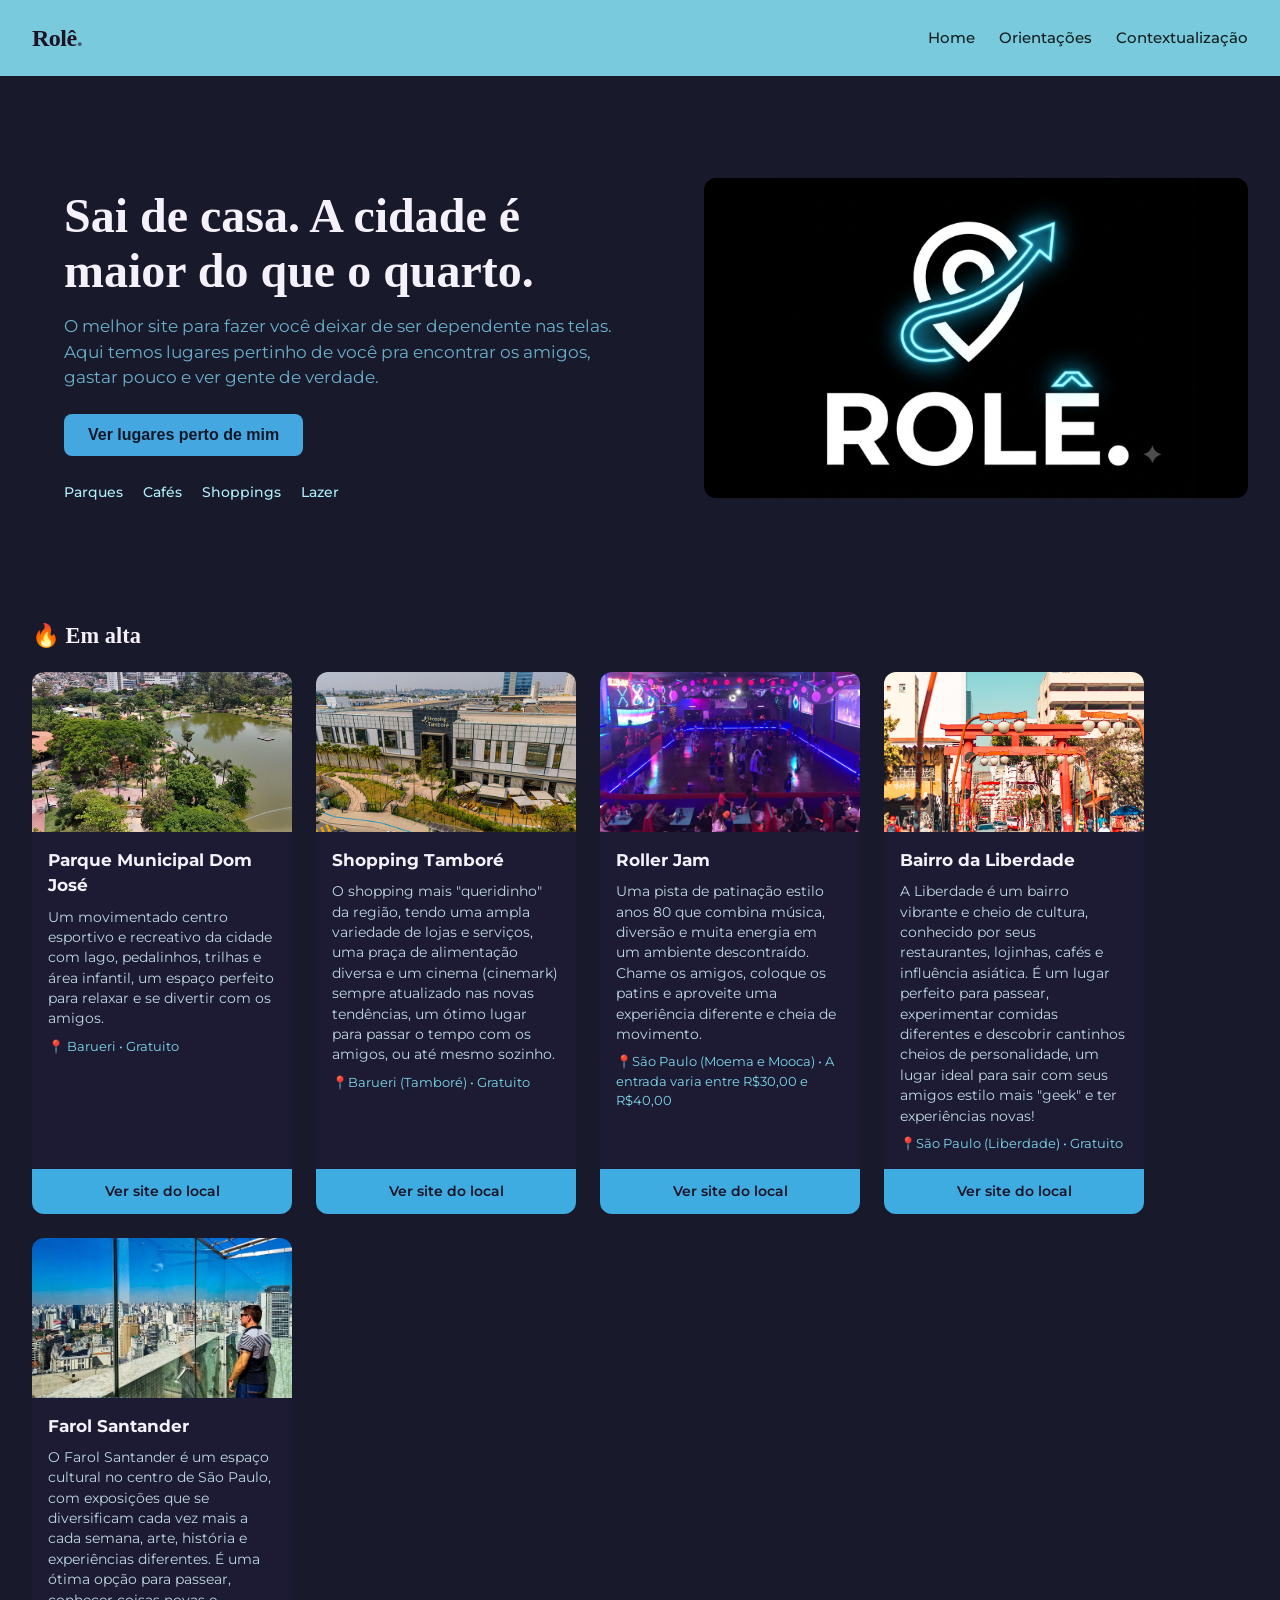
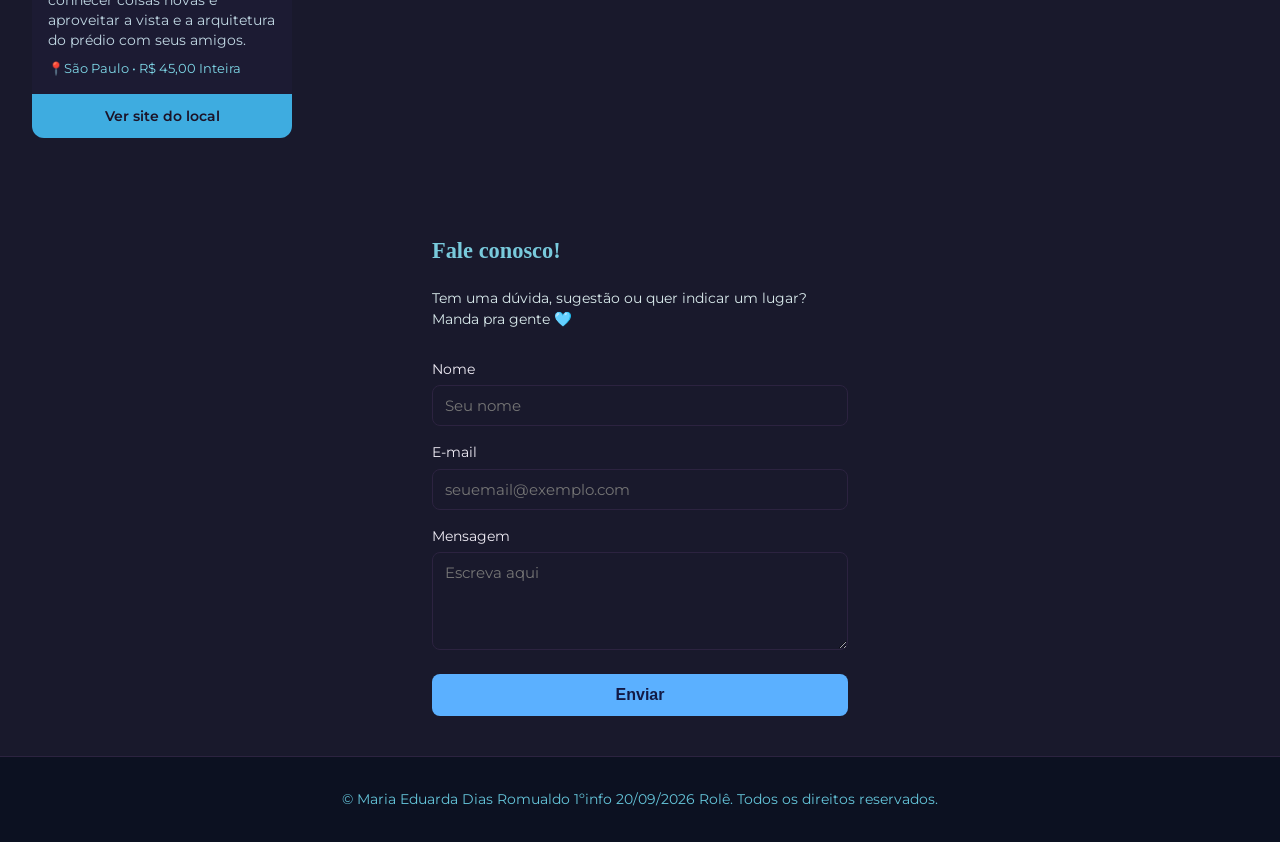
<file: index.html>
<!DOCTYPE html>
<html lang="pt-BR">
<head>
<meta charset="UTF-8">
<meta name="viewport" content="width=device-width, initial-scale=1.0">
<link rel="stylesheet" href="css/style.css">
<title>Rolê — lugares pra sair</title>
</head>
<body>


    
    <link rel="preconnect" href="https://fonts.googleapis.com">
<link rel="preconnect" href="https://fonts.gstatic.com" crossorigin>
<link href="https://fonts.googleapis.com/css2?family=Montserrat:ital,wght@0,100..900;1,100..900&display=swap" rel="stylesheet">

  <header>
    <div class="logo">Rolê<span>.</span></div>
    <nav>
      <ul>
        <li><a href="index.html">Home</a></li>
        <li><a href="orientacoes.html">Orientações</a></li>
        <li><a href="contextualizacao.html">Contextualização</a></li>
      </ul>
    </nav>
  </header>

  <section class="duas-colunas">
  <div class="hero">
    <h1>Sai de casa. A cidade é maior do que o quarto.</h1>
    <p>O melhor site para fazer você deixar de ser dependente nas telas. Aqui temos lugares pertinho de você pra encontrar os amigos, gastar pouco e ver gente de verdade.</p>
    <button>Ver lugares perto de mim</button>

    <ul class="categorias">
      <li><a href="parques.html">Parques</a></li>
      <li><a href="cafe.html">Cafés</a></li>
      <li><a href="shoppings.html">Shoppings</a></li>
      <li><a href="lazer.html">Lazer</a></li>
    </ul>
  </div>
  <img src="img/logo.jpeg" alt="Logo do projeto" class="imagem-hero">
  </section>

   <section class="categoria-secao" id="emalta">
    <h2>🔥 Em alta</h2>
    <div class="gradeinicial">
   <article class="flex-lugar">
      <img src="img/domjose.jpg" alt="Parque Municipal Dom José" class="flex-imagem">
      <div class="flex-info">
        <h3>Parque Municipal Dom José</h3>
        <p>Um movimentado centro esportivo e recreativo da cidade com lago, pedalinhos, trilhas e área infantil, um espaço perfeito para relaxar e se divertir com os amigos.</p>
        <span class="flex-detalhe">📍 Barueri • Gratuito</span>
      </div>
      <a href="https://portal.barueri.sp.gov.br/cidadao/esporte-lazer/parques-municipais" target="_blank" class="flex-link">Ver site do local</a>
    
    </article>
     <article class="flex-lugar">
      
      <img src="img/tambore.jpg" alt="Shopping Tamboré" class="flex-imagem">
      <div class="flex-info">
        <h3>Shopping Tamboré</h3>
        <p>O shopping mais "queridinho" da região, tendo uma ampla variedade de lojas e serviços, uma praça de alimentação diversa e um cinema (cinemark) sempre atualizado nas novas tendências, um ótimo lugar para passar o tempo com os amigos, ou até mesmo sozinho.</p>
        <span class="flex-detalhe">📍Barueri (Tamboré) • Gratuito </span>
      </div>
      <a href="https://shoppingtambore.com.br" target="_blank" class="flex-link">Ver site do local</a>
    
    </article>
    <article class="flex-lugar">
      <img src="img/rollerjam.jpg" alt="Roller Jam" class="flex-imagem">
      <div class="flex-info">
        <h3>Roller Jam</h3>
        <p>Uma pista de patinação estilo anos 80 que combina música, diversão e muita energia em um ambiente descontraído. Chame os amigos, coloque os patins e aproveite uma experiência diferente e cheia de movimento.</p>
        <span class="flex-detalhe">📍São Paulo (Moema e Mooca) • A entrada varia entre R$30,00 e R$40,00 </span>
      </div>
      <a href="https://www.rollerjam.com.br" target="_blank" class="flex-link">Ver site do local</a>
    
    </article>
      <article class="flex-lugar">
      <img src="img/liberdade.jpg" alt="Bairro da Liberdade" class="flex-imagem">
      <div class="flex-info">
        <h3>Bairro da Liberdade</h3>
        <p>A Liberdade é um bairro vibrante e cheio de cultura, conhecido por seus restaurantes, lojinhas, cafés e influência asiática. É um lugar perfeito para passear, experimentar comidas diferentes e descobrir cantinhos cheios de personalidade, um lugar ideal para sair com seus amigos estilo mais "geek" e ter experiências novas!</p>
        <span class="flex-detalhe">📍São Paulo (Liberdade) • Gratuito </span>
      </div>
      <a href="https://www.tripadvisor.com.br/Attraction_Review-g303631-d317946-Reviews-Liberdade-Sao_Paulo_State_of_Sao_Paulo.html" target="_blank" class="flex-link">Ver site do local</a>
    
    </article>
       <article class="flex-lugar">
      <img src="img/farol.webp" alt="Farol Santander" class="flex-imagem">
      <div class="flex-info">
        <h3>Farol Santander</h3>
        <p>O Farol Santander é um espaço cultural no centro de São Paulo, com exposições que se diversificam cada vez mais a cada semana, arte, história e experiências diferentes. É uma ótima opção para passear, conhecer coisas novas e aproveitar a vista e a arquitetura do prédio com seus amigos.</p>
        <span class="flex-detalhe">📍São Paulo • R$ 45,00 Inteira </span>
      </div>
      <a href="https://www.farolsantander.com.br" target="_blank" class="flex-link">Ver site do local</a>
    
    </article>
  </div>
</section>

<section class="formulario">
  <h2>Fale conosco!</h2>
  <p>Tem uma dúvida, sugestão ou quer indicar um lugar? Manda pra gente 🩵</p>

  <div class="campo">
    <label for="nome">Nome</label>
    <input type="text" 
    id="nome" 
    name="nome" 
    placeholder="Seu nome">
  </div>

  <div class="campo">
    <label for="email">E-mail</label>
    <input type="email" 
    id="email" 
    name="email" 
    placeholder="seuemail@exemplo.com">
  </div>

  <div class="campo">
    <label for="mensagem">Mensagem</label>
    <textarea 
    id="mensagem" 
    name="mensagem" 
    rows="4" 
    placeholder="Escreva aqui"></textarea>
  </div>

  <button type="submit">Enviar</button>
</section>

    
<footer class="footer">
  <p>&copy; Maria Eduarda Dias Romualdo 1ºinfo 20/09/2026 Rolê. Todos os direitos reservados.</p>
</footer>



























</body>
</html>
</file>
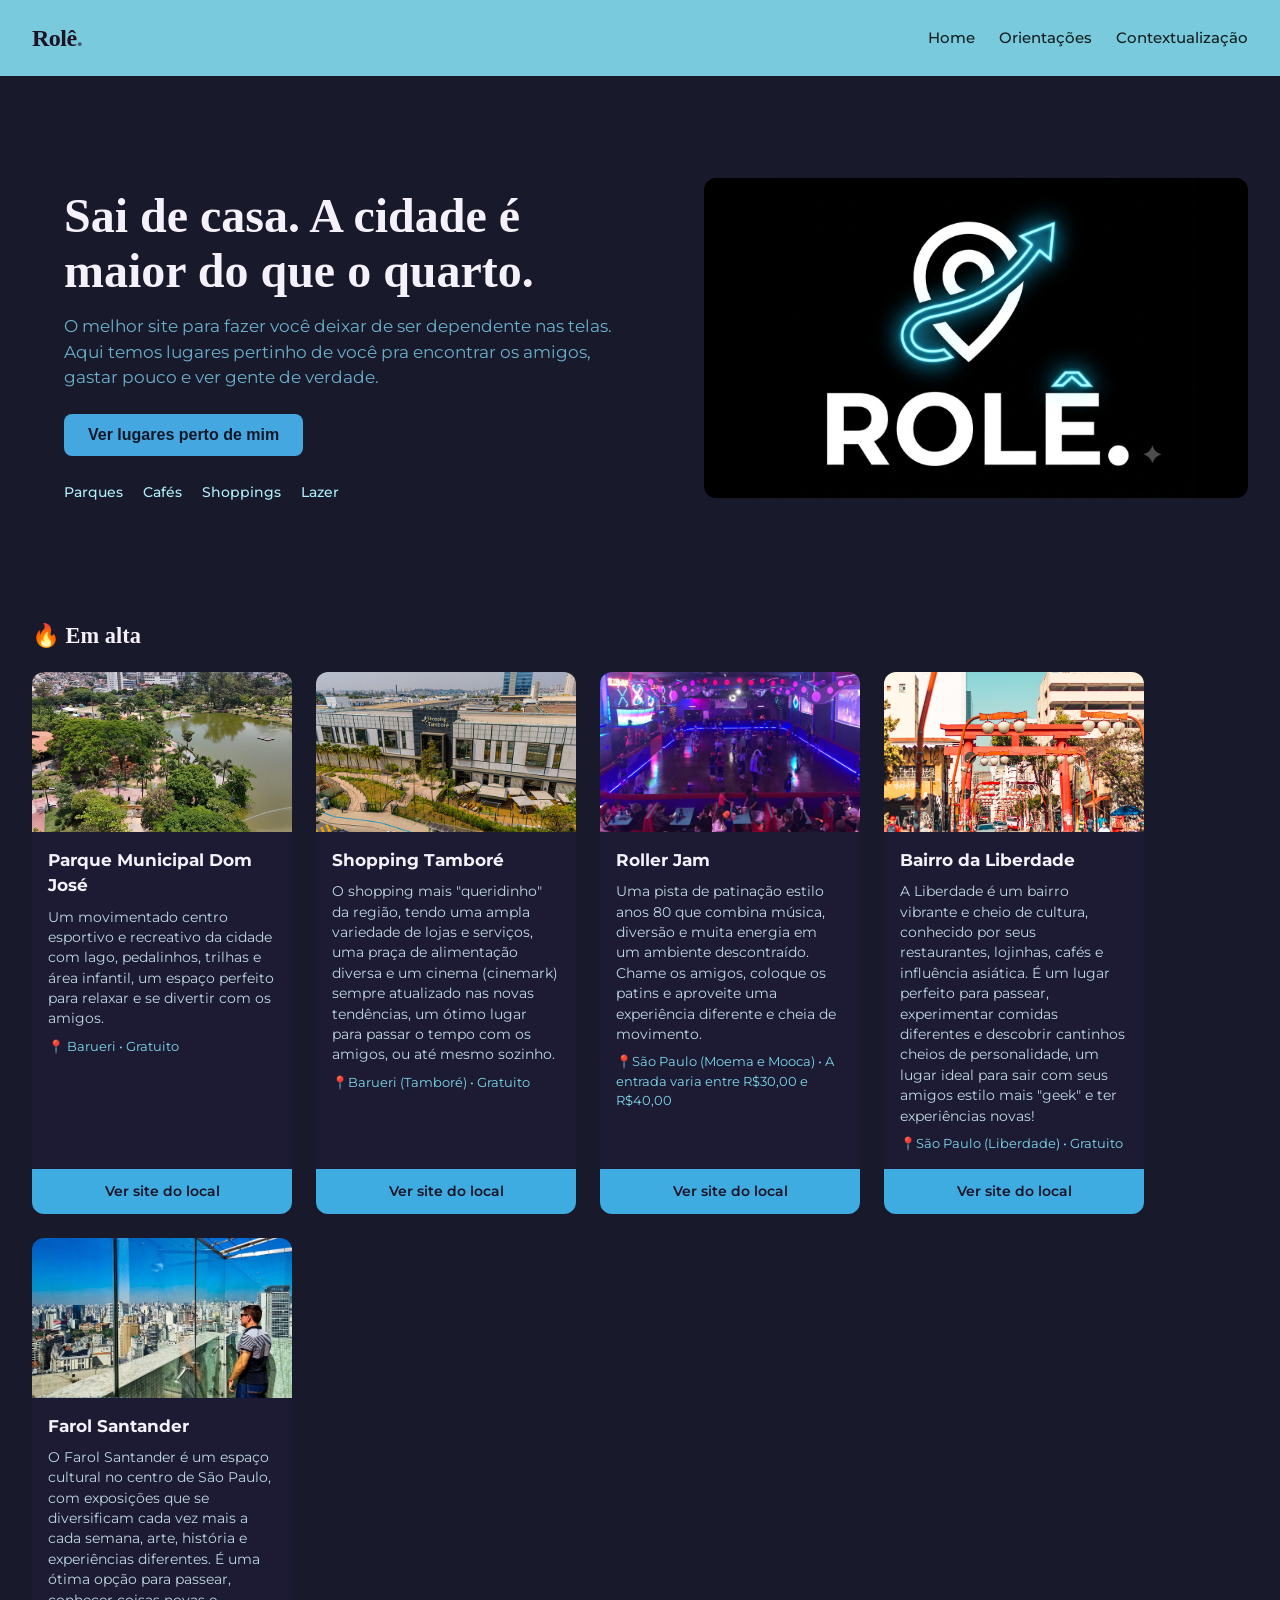
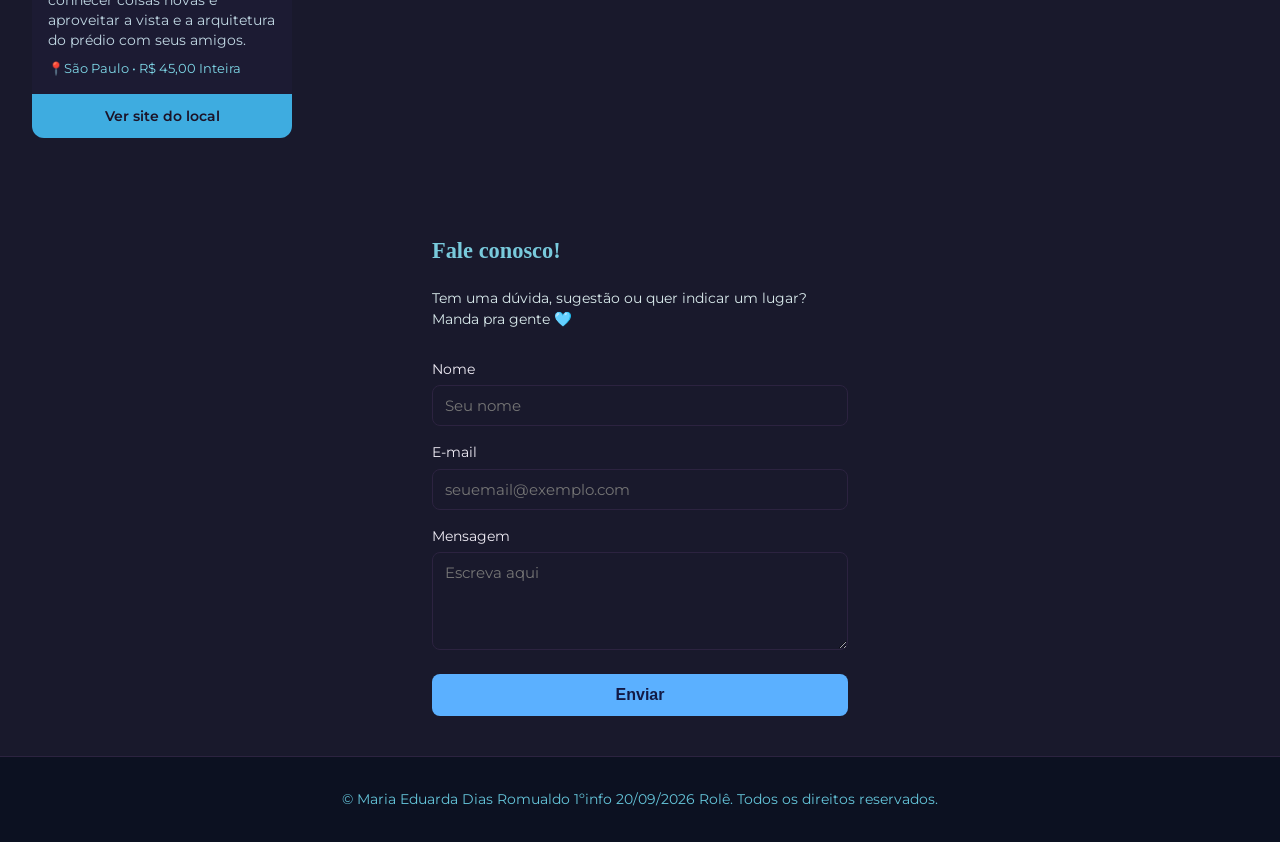
<file: projeto_IW/index.html>
<!DOCTYPE html>
<html lang="pt-BR">
<head>
<meta charset="UTF-8">
<meta name="viewport" content="width=device-width, initial-scale=1.0">
<link rel="stylesheet" href="css/style.css">
<title>Rolê — lugares pra sair</title>
</head>
<body>

    <link rel="preconnect" href="https://fonts.googleapis.com">
<link rel="preconnect" href="https://fonts.gstatic.com" crossorigin>
<link href="https://fonts.googleapis.com/css2?family=Montserrat:ital,wght@0,100..900;1,100..900&display=swap" rel="stylesheet">

  <header>
    <div class="logo">Rolê<span>.</span></div>
    <nav>
      <ul>
        <li><a href="index.html">Home</a></li>
        <li><a href="orientacoes.html">Orientações</a></li>
        <li><a href="contextualizacao.html">Contextualização</a></li>
      </ul>
    </nav>
  </header>

  <section class="duas-colunas">
  <div class="hero">
    <h1>Sai de casa. A cidade é maior do que o quarto.</h1>
    <p>O melhor site para fazer você deixar de ser dependente nas telas. Aqui temos lugares pertinho de você pra encontrar os amigos, gastar pouco e ver gente de verdade.</p>
    <button>Ver lugares perto de mim</button>

    <ul class="categorias">
      <li><a href="parques.html">Parques</a></li>
      <li><a href="cafe.html">Cafés</a></li>
      <li><a href="shoppings.html">Shoppings</a></li>
      <li><a href="lazer.html">Lazer</a></li>
    </ul>
  </div>
  <img src="img/logo.jpeg" alt="Logo do projeto" class="imagem-hero">
  </section>

   <section class="categoria-secao" id="emalta">
    <h2>🔥 Em alta</h2>
    <div class="gradeinicial">
   <article class="flex-lugar">
      <img src="img/domjose.jpg" alt="Parque Municipal Dom José" class="flex-imagem">
      <div class="flex-info">
        <h3>Parque Municipal Dom José</h3>
        <p>Um movimentado centro esportivo e recreativo da cidade com lago, pedalinhos, trilhas e área infantil, um espaço perfeito para relaxar e se divertir com os amigos.</p>
        <span class="flex-detalhe">📍 Barueri • Gratuito</span>
      </div>
      <a href="https://portal.barueri.sp.gov.br/cidadao/esporte-lazer/parques-municipais" target="_blank" class="flex-link">Ver site do local</a>
    
    </article>
     <article class="flex-lugar">
      
      <img src="img/tambore.jpg" alt="Shopping Tamboré" class="flex-imagem">
      <div class="flex-info">
        <h3>Shopping Tamboré</h3>
        <p>O shopping mais "queridinho" da região, tendo uma ampla variedade de lojas e serviços, uma praça de alimentação diversa e um cinema (cinemark) sempre atualizado nas novas tendências, um ótimo lugar para passar o tempo com os amigos, ou até mesmo sozinho.</p>
        <span class="flex-detalhe">📍Barueri (Tamboré) • Gratuito </span>
      </div>
      <a href="https://shoppingtambore.com.br" target="_blank" class="flex-link">Ver site do local</a>
    
    </article>
    <article class="flex-lugar">
      <img src="img/rollerjam.jpg" alt="Roller Jam" class="flex-imagem">
      <div class="flex-info">
        <h3>Roller Jam</h3>
        <p>Uma pista de patinação estilo anos 80 que combina música, diversão e muita energia em um ambiente descontraído. Chame os amigos, coloque os patins e aproveite uma experiência diferente e cheia de movimento.</p>
        <span class="flex-detalhe">📍São Paulo (Moema e Mooca) • A entrada varia entre R$30,00 e R$40,00 </span>
      </div>
      <a href="https://www.rollerjam.com.br" target="_blank" class="flex-link">Ver site do local</a>
    
    </article>
      <article class="flex-lugar">
      <img src="img/liberdade.jpg" alt="Bairro da Liberdade" class="flex-imagem">
      <div class="flex-info">
        <h3>Bairro da Liberdade</h3>
        <p>A Liberdade é um bairro vibrante e cheio de cultura, conhecido por seus restaurantes, lojinhas, cafés e influência asiática. É um lugar perfeito para passear, experimentar comidas diferentes e descobrir cantinhos cheios de personalidade, um lugar ideal para sair com seus amigos estilo mais "geek" e ter experiências novas!</p>
        <span class="flex-detalhe">📍São Paulo (Liberdade) • Gratuito </span>
      </div>
      <a href="https://www.tripadvisor.com.br/Attraction_Review-g303631-d317946-Reviews-Liberdade-Sao_Paulo_State_of_Sao_Paulo.html" target="_blank" class="flex-link">Ver site do local</a>
    
    </article>
       <article class="flex-lugar">
      <img src="img/farol.webp" alt="Farol Santander" class="flex-imagem">
      <div class="flex-info">
        <h3>Farol Santander</h3>
        <p>O Farol Santander é um espaço cultural no centro de São Paulo, com exposições que se diversificam cada vez mais a cada semana, arte, história e experiências diferentes. É uma ótima opção para passear, conhecer coisas novas e aproveitar a vista e a arquitetura do prédio com seus amigos.</p>
        <span class="flex-detalhe">📍São Paulo • R$ 45,00 Inteira </span>
      </div>
      <a href="https://www.farolsantander.com.br" target="_blank" class="flex-link">Ver site do local</a>
    
    </article>
  </div>
</section>

<section class="formulario">
  <h2>Fale conosco!</h2>
  <p>Tem uma dúvida, sugestão ou quer indicar um lugar? Manda pra gente 🩵</p>

  <div class="campo">
    <label for="nome">Nome</label>
    <input type="text" 
    id="nome" 
    name="nome" 
    placeholder="Seu nome">
  </div>

  <div class="campo">
    <label for="email">E-mail</label>
    <input type="email" 
    id="email" 
    name="email" 
    placeholder="seuemail@exemplo.com">
  </div>

  <div class="campo">
    <label for="mensagem">Mensagem</label>
    <textarea 
    id="mensagem" 
    name="mensagem" 
    rows="4" 
    placeholder="Escreva aqui"></textarea>
  </div>

  <button type="submit">Enviar</button>
</section>

    
<footer class="footer">
  <p>&copy; Maria Eduarda Dias Romualdo 1ºinfo 20/09/2026 Rolê. Todos os direitos reservados.</p>
</footer>



























</body>
</html>
</file>
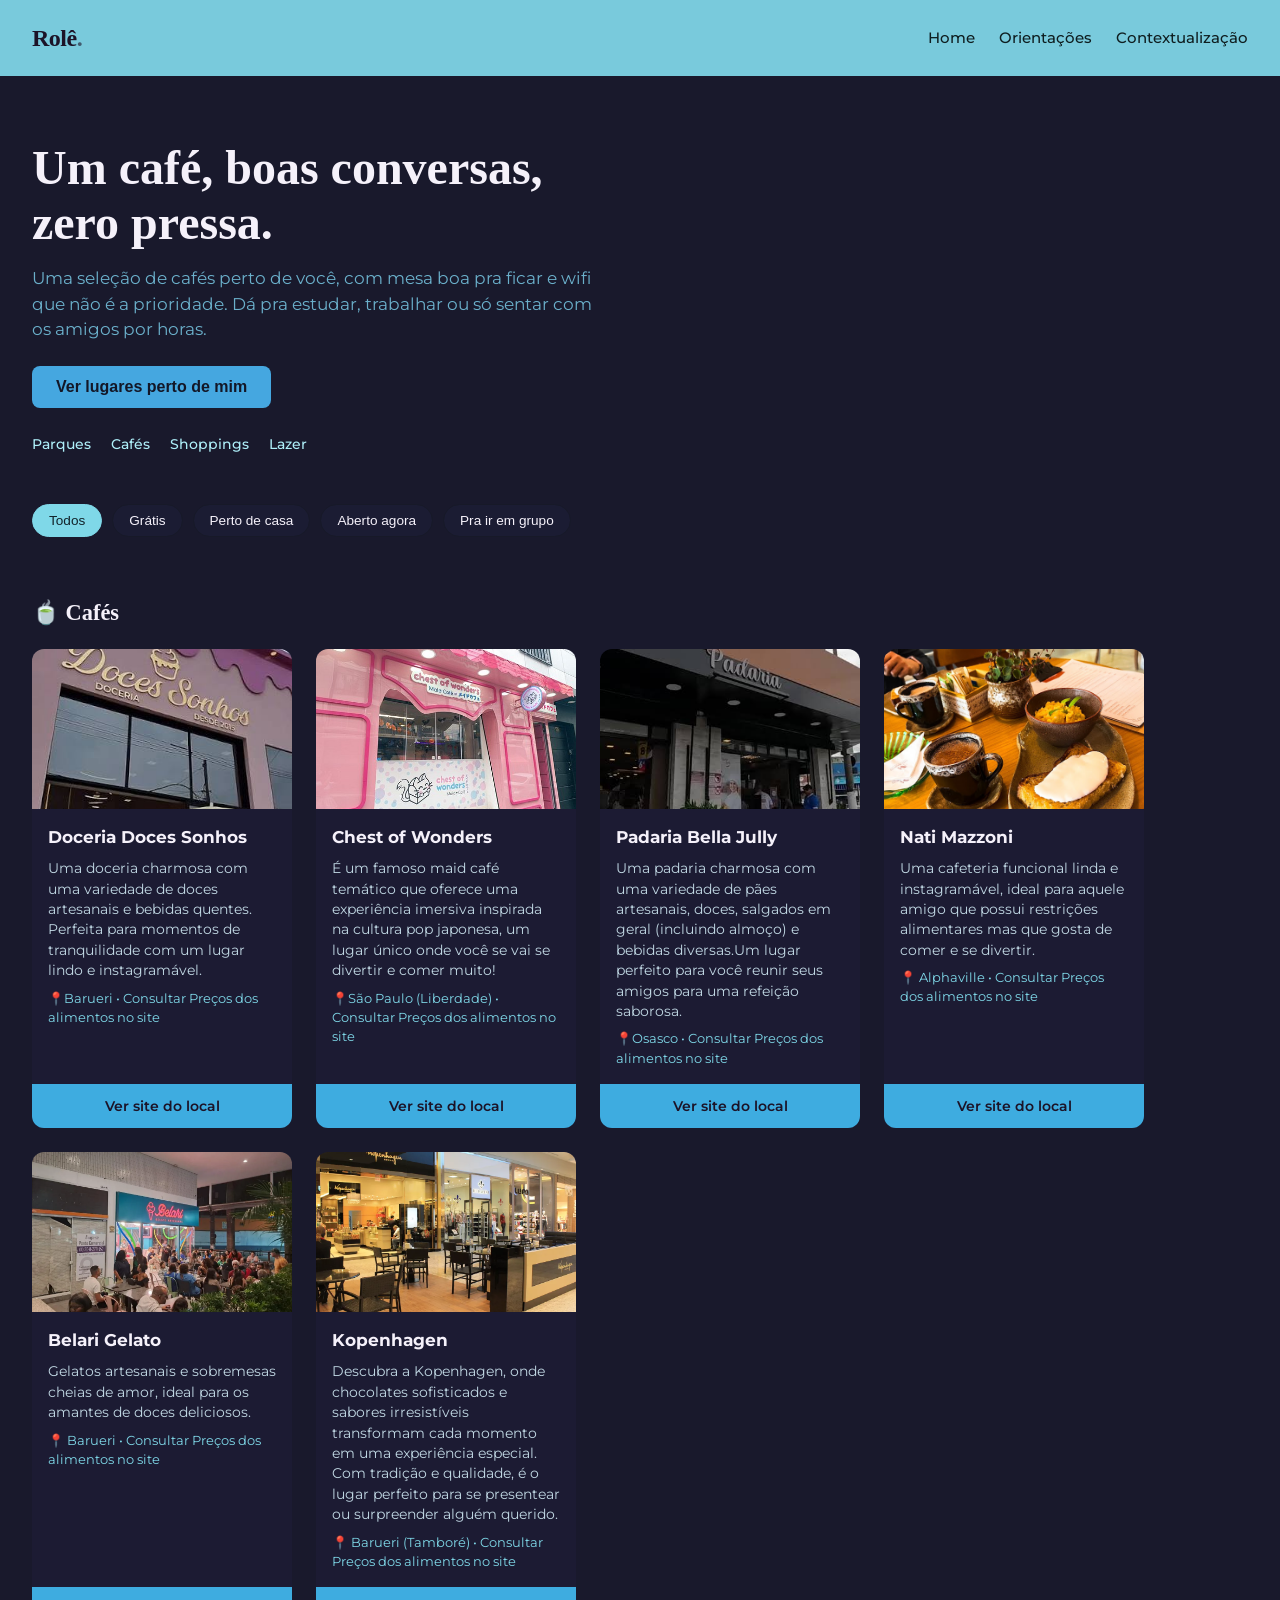
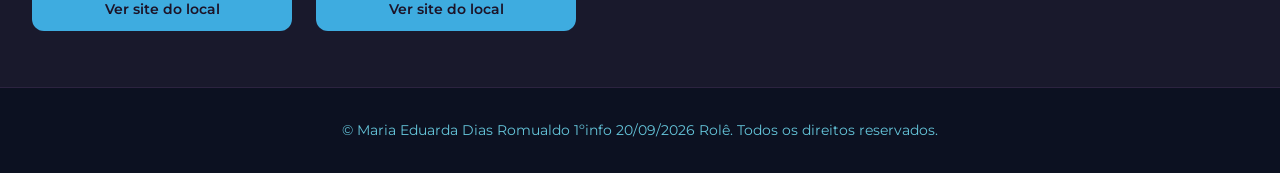
<file: cafes.html>
<!DOCTYPE html>
<html lang="pt-BR">
<head>
<meta charset="UTF-8">
<meta name="viewport" content="width=device-width, initial-scale=1.0">
<link rel="stylesheet" href="css/style.css">
<title>Cafés</title>
</head>
<body>
<link rel="preconnect" href="https://fonts.googleapis.com">
<link rel="preconnect" href="https://fonts.gstatic.com" crossorigin>
<link href="https://fonts.googleapis.com/css2?family=Montserrat:ital,wght@0,100..900;1,100..900&display=swap" rel="stylesheet">

  <header>
    <div class="logo">Rolê<span>.</span></div>
    <nav>
      <ul>
        <li><a href="index.html">Home</a></li>
        <li><a href="orientacoes.html">Orientações</a></li>
        <li><a href="contextualizacao.html">Contextualização</a></li>
      </ul>
    </nav>
  </header>

  <section class="hero">
    <h1>Um café, boas conversas, zero pressa.</h1>
    <p>Uma seleção de cafés perto de você, com mesa boa pra ficar e wifi que não é a prioridade. Dá pra estudar, trabalhar ou só sentar com os amigos por horas.</p>
   <button>Ver lugares perto de mim</button>

    <ul class="categorias">
      <li><a href="parques.html">Parques</a></li>
      <li><a href="cafes.html">Cafés</a></li>
      <li><a href="shoppings.html">Shoppings</a></li>
     <li><a href="lazer.html">Lazer</a></li>
    </ul>
  </section>

  <div class="filtros">
    <button class="ativo">Todos</button>
    <button>Grátis</button>
    <button>Perto de casa</button>
    <button>Aberto agora</button>
    <button>Pra ir em grupo</button>
  </div>

   <section class="categoria-secao" id="cafes">
  <h2>🍵 Cafés</h2>
  <div class="grade">
    <article class="flex-lugar">
      <img src="img/doces.jpeg" alt="Doceria Doces Sonhos" class="flex-imagem">
      <div class="flex-info">
        <h3>Doceria Doces Sonhos</h3>
        <p>Uma doceria charmosa com uma variedade de doces artesanais e bebidas quentes. Perfeita para momentos de tranquilidade com um lugar lindo e instagramável.</p>
        <span class="flex-detalhe">📍Barueri • Consultar Preços dos alimentos no site </span>
      </div>
      <a href="https://doceriadocessonhos.com.br" target="_blank" class="flex-link">Ver site do local</a>
    
    </article>
      <article class="flex-lugar">
      <img src="img/maidcafe.jpg" alt="Chest of Wonders" class="flex-imagem">
      <div class="flex-info">
        <h3>Chest of Wonders</h3>
        <p>É um famoso maid café temático que oferece uma experiência imersiva inspirada na cultura pop japonesa, um lugar único onde você se vai se divertir e comer muito!</p>
        <span class="flex-detalhe">📍São Paulo (Liberdade) • Consultar Preços dos alimentos no site</span>
      </div>
      <a href="https://chestmaids.carrd.co" target="_blank" class="flex-link">Ver site do local</a>
    
    </article>
      <article class="flex-lugar">
      <img src="img/bellajully.jpeg" alt="Padaria Bella Jully" class="flex-imagem">
      <div class="flex-info">
        <h3>Padaria Bella Jully</h3>
        <p>Uma padaria charmosa com uma variedade de pães artesanais, doces, salgados em geral (incluindo almoço) e bebidas diversas.Um lugar perfeito para você reunir seus amigos para uma refeição saborosa.</p>
        <span class="flex-detalhe">📍Osasco • Consultar Preços dos alimentos no site</span>
      </div>
      <a href="https://bellajully.carrd.co" target="_blank" class="flex-link">Ver site do local</a>
    
    </article>
      <article class="flex-lugar">
      <img src="img/natimazzoni.jpg" alt="Nati Mazzoni" class="flex-imagem">
      <div class="flex-info">
        <h3>Nati Mazzoni</h3>
        <p>Uma cafeteria funcional linda e instagramável, ideal para aquele amigo que possui restrições alimentares mas que gosta de comer e se divertir. </p>
        <span class="flex-detalhe">📍 Alphaville • Consultar Preços dos alimentos no site </span>
      </div>
      <a href="https://www.duogourmet.com.br/restaurantes/barueri/nat-mazzoni-confeitaria-funcional" target="_blank" class="flex-link">Ver site do local</a>
    
    </article>
      <article class="flex-lugar">
      <img src="img/belari.webp" alt="Belari Gelato" class="flex-imagem">
      <div class="flex-info">
        <h3>Belari Gelato</h3>
        <p>Gelatos artesanais e sobremesas cheias de amor, ideal para os amantes de doces deliciosos. </p>
        <span class="flex-detalhe">📍 Barueri • Consultar Preços dos alimentos no site</span>
      </div>
      <a href="https://belarigelato.com.br" target="_blank" class="flex-link">Ver site do local</a>
    </article>
      </article>
      <article class="flex-lugar">
      <img src="img/kopenhagen.webp" alt="Kopenhagen" class="flex-imagem">
      <div class="flex-info">
        <h3>Kopenhagen</h3>
        <p>Descubra a Kopenhagen, onde chocolates sofisticados e sabores irresistíveis transformam cada momento em uma experiência especial. Com tradição e qualidade, é o lugar perfeito para se presentear ou surpreender alguém querido. </p>
        <span class="flex-detalhe">📍 Barueri (Tamboré) • Consultar Preços dos alimentos no site</span>
      </div>
      <a href="https://www.kopenhagen.com.br/?srsltid=AU7gw4Vh00Y08yWLoX3jPTD92xYn-OUpy-XyY3HZDnfhQ4EiNq1s822w" target="_blank" class="flex-link">Ver site do local</a>
    </article>
  </div>
</section>

<footer class="footer">
  <p>&copy; Maria Eduarda Dias Romualdo 1ºinfo 20/09/2026 Rolê. Todos os direitos reservados.</p>
</footer>
</file>
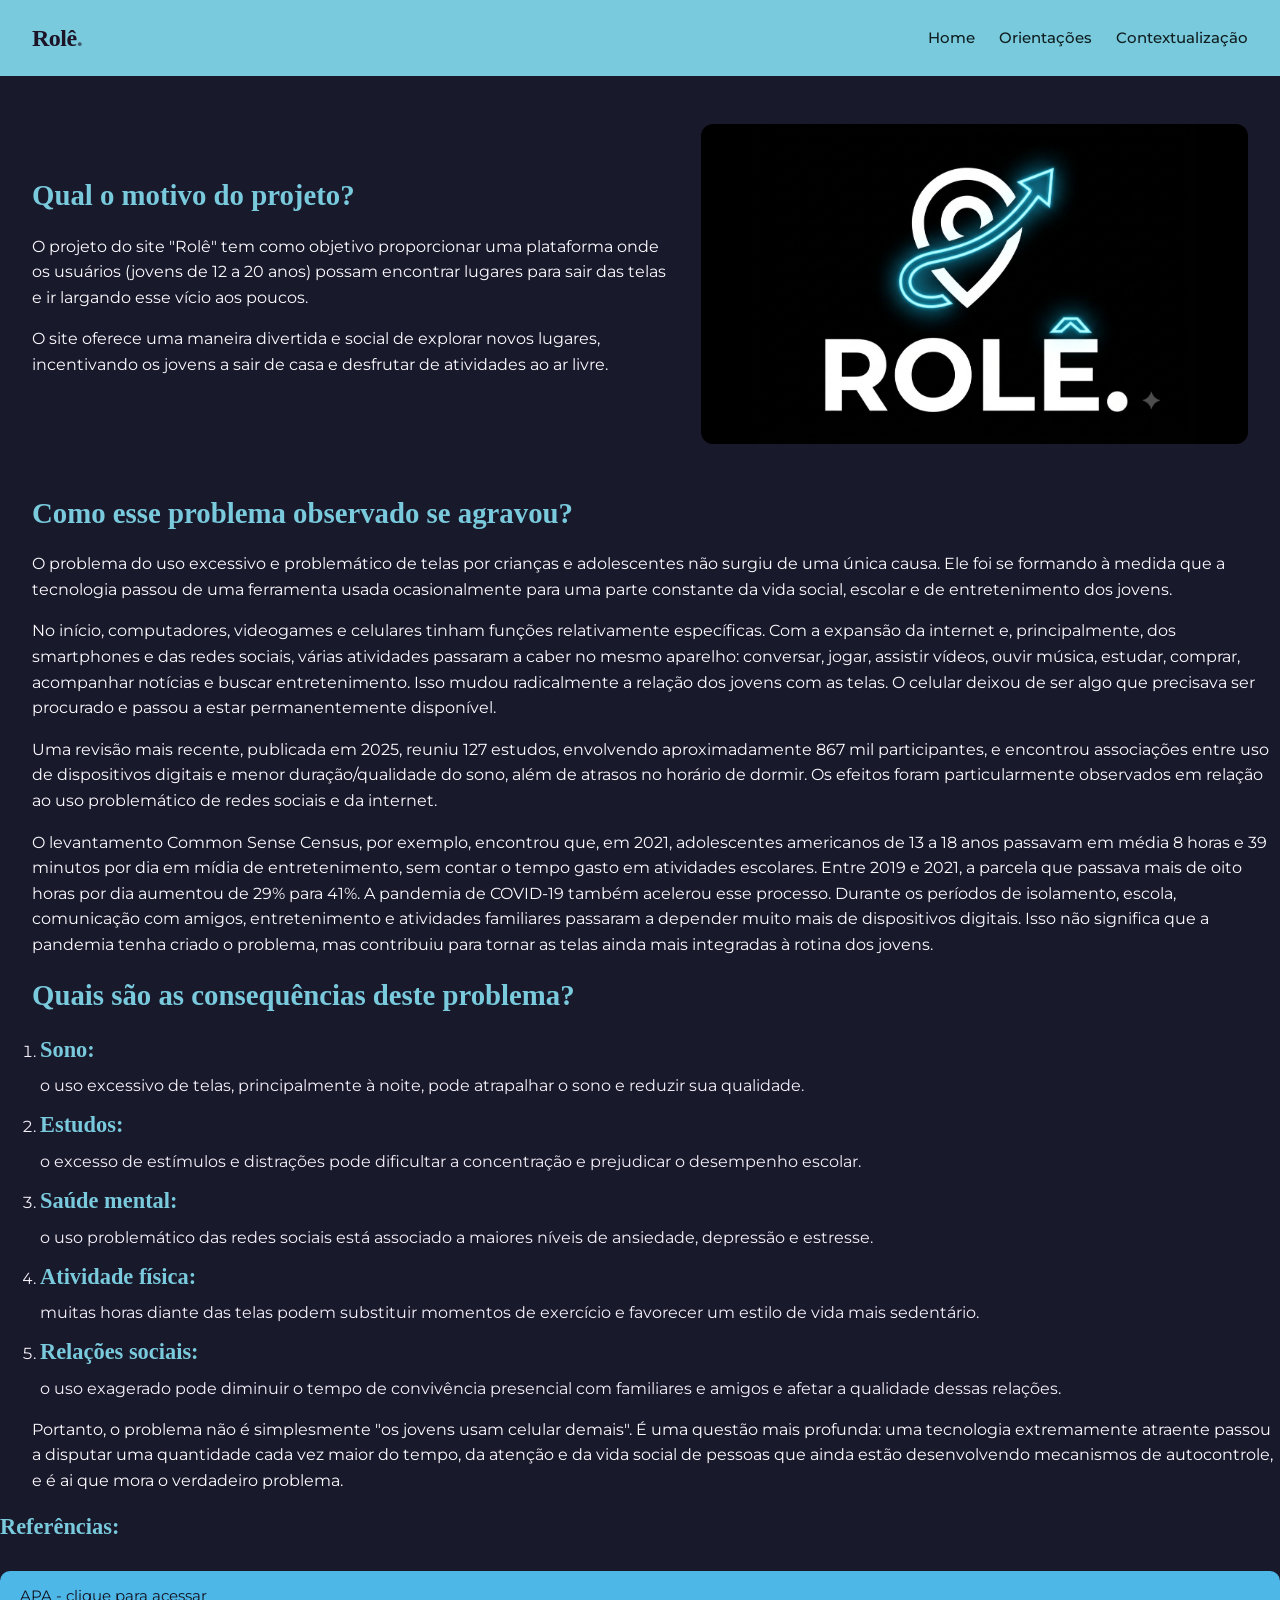
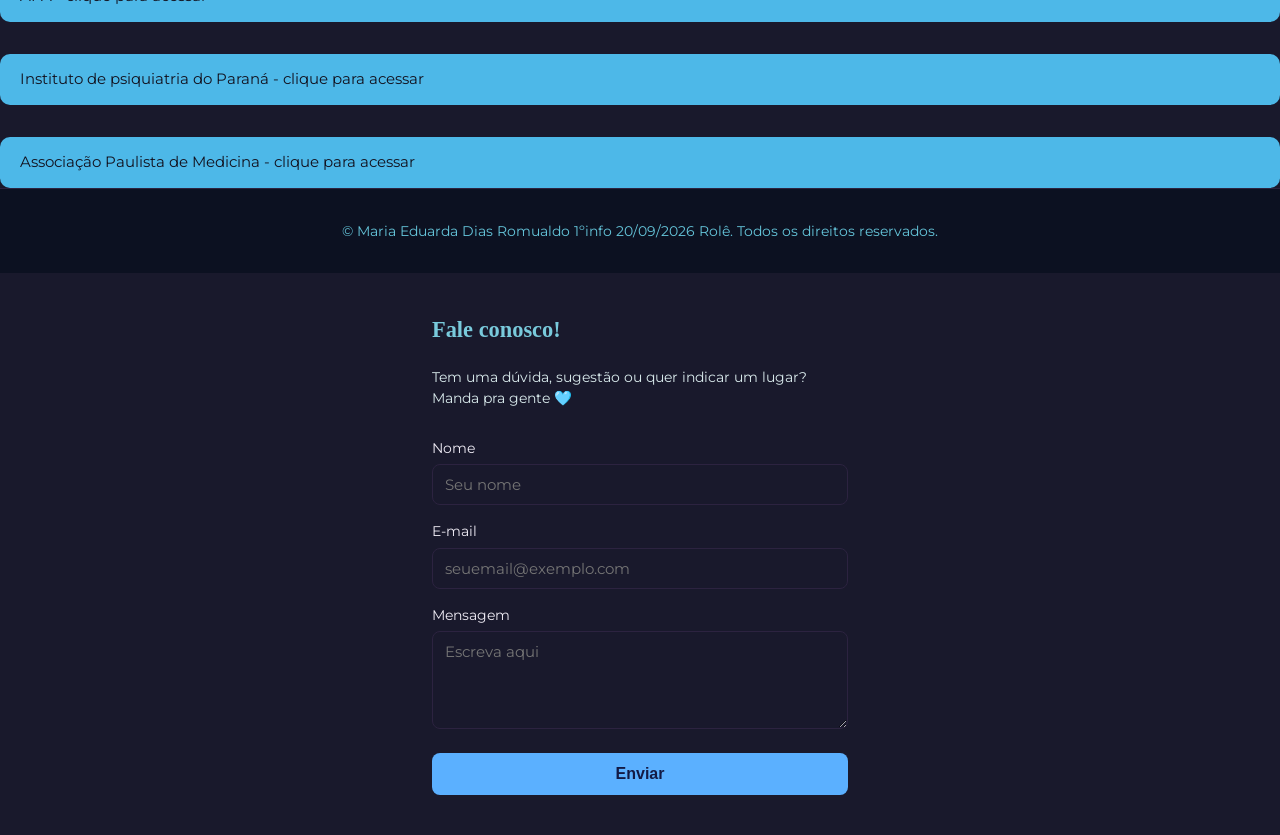
<file: contextualizacao.html>
<!DOCTYPE html>
<html lang="pt-br">
<head>
    <meta charset="UTF-8">
    <meta name="viewport" content="width=device-width, initial-scale=1.0">
    <link rel="stylesheet" href="css/style.css">
    <title>Contextualização</title>
</head>
<body>
<link rel="preconnect" href="https://fonts.googleapis.com">
<link rel="preconnect" href="https://fonts.gstatic.com" crossorigin>
<link href="https://fonts.googleapis.com/css2?family=Montserrat:ital,wght@0,100..900;1,100..900&display=swap" rel="stylesheet">
    <header>
    <div class="logo">Rolê<span>.</span></div>
    <nav>
      <ul>
        <li><a href="index.html ">Home</a></li>
        <li><a href="orientacoes.html">Orientações</a></li>
        <li><a href="contextualizacao.html">Contextualização</a></li>
      </ul>
    </nav>
  </header>
    
  <section class="duas-colunas">
   <div class="coluna-texto">

    <h3>Qual o motivo do projeto?</h3>
  
   <p>O projeto do site "Rolê" tem como objetivo proporcionar uma plataforma onde os usuários (jovens de 12 a 20 anos) possam encontrar lugares para sair das telas e ir largando esse vício aos poucos.</p>
   <p>O site oferece uma maneira divertida e social de explorar novos lugares, incentivando os jovens a sair de casa e desfrutar de atividades ao ar livre.</p>

   </div>
    <img src="img/logo.jpeg" alt="Rolê" class="imagem-contextualizacao">
  </section>

  <section class="conteudo-contextualizacao">

   <h2> Como esse problema observado se agravou?</h2>
   
   <p>O problema do uso excessivo e problemático de telas por crianças e adolescentes não surgiu de uma única causa. Ele foi se formando à medida que a tecnologia passou de uma ferramenta usada ocasionalmente para uma parte constante da vida social, escolar e de entretenimento dos jovens.</p>

   <p>No início, computadores, videogames e celulares tinham funções relativamente específicas. Com a expansão da internet e, principalmente, dos smartphones e das redes sociais, várias atividades passaram a caber no mesmo aparelho: conversar, jogar, assistir vídeos, ouvir música, estudar, comprar, acompanhar notícias e buscar entretenimento.
   Isso mudou radicalmente a relação dos jovens com as telas. O celular deixou de ser algo que precisava ser procurado e passou a estar permanentemente disponível.</p>
  
   <p>Uma revisão mais recente, publicada em 2025, reuniu 127 estudos, envolvendo aproximadamente 867 mil participantes, e encontrou associações entre uso de dispositivos digitais e menor duração/qualidade do sono, além de atrasos no horário de dormir. Os efeitos foram particularmente observados em relação ao uso problemático de redes sociais e da internet.</p>

   <p>O levantamento Common Sense Census, por exemplo, encontrou que, em 2021, adolescentes americanos de 13 a 18 anos passavam em média 8 horas e 39 minutos por dia em mídia de entretenimento, sem contar o tempo gasto em atividades escolares. Entre 2019 e 2021, a parcela que passava mais de oito horas por dia aumentou de 29% para 41%. 

  A pandemia de COVID-19 também acelerou esse processo. Durante os períodos de isolamento, escola, comunicação com amigos, entretenimento e atividades familiares passaram a depender muito mais de dispositivos digitais. Isso não significa que a pandemia tenha criado o problema, mas contribuiu para tornar as telas ainda mais integradas à rotina dos jovens.</p>
  
   <h2>Quais são as consequências deste problema?</h2>
  
   <ol>
   
    <li><h4>Sono:</h4> o uso excessivo de telas, principalmente à noite, pode atrapalhar o sono e reduzir sua qualidade.</li>
    
    <li><h4>Estudos:</h4> o excesso de estímulos e distrações pode dificultar a concentração e prejudicar o desempenho escolar.</li>
    
    <li><h4>Saúde mental:</h4> o uso problemático das redes sociais está associado a maiores níveis de ansiedade, depressão e estresse.</li>
    
    <li><h4>Atividade física:</h4> muitas horas diante das telas podem substituir momentos de exercício e favorecer um estilo de vida mais sedentário.</li>
    
    <li><h4>Relações sociais:</h4> o uso exagerado pode diminuir o tempo de convivência presencial com familiares e amigos e afetar a qualidade dessas relações.</li>
  
  </ol>

  <p class="paragrafo-final">Portanto, o problema não é simplesmente "os jovens usam celular demais". É uma questão mais profunda: uma tecnologia extremamente atraente passou a disputar uma quantidade cada vez maior do tempo, da atenção e da vida social de pessoas que ainda estão desenvolvendo mecanismos de autocontrole, e é ai que mora o verdadeiro problema.</p>
 
  </section>
  <section class="secao-referencias">
  <h4>Referências:</h4>
  <div class="referencias">
      <a href="https://www.apa.org/topics/social-media-internet/health-advisory-adolescent-social-media-use" target="_blank" class="link-ref">APA - clique para acessar</a>
      <a href="https://institutodepsiquiatriapr.com.br/blog/dependencia-de-telas-como-surgiu-um-novo-vicio-na-contemporaneidade/" target="_blank" class="link-ref">Instituto de psiquiatria do Paraná - clique para acessar</a>
      <a href="https://www.apm.org.br/brain-rot-vicio-em-telas-e-o-apodrecimento-do-cerebro/" target="_blank" class="link-ref">Associação Paulista de Medicina - clique para acessar</a>
  </div>

</section>

<footer class="footer">
  <p>&copy; Maria Eduarda Dias Romualdo 1ºinfo 20/09/2026 Rolê. Todos os direitos reservados.</p>
</footer>













  <section class="formulario">
  <h2>Fale conosco!</h2>
  <p>Tem uma dúvida, sugestão ou quer indicar um lugar? Manda pra gente 🩵</p>

  <div class="campo">
    <label for="nome">Nome</label>
    <input type="text" 
    id="nome" 
    name="nome" 
    placeholder="Seu nome">
  </div>

  <div class="campo">
    <label for="email">E-mail</label>
    <input type="email" 
    id="email" 
    name="email" 
    placeholder="seuemail@exemplo.com">
  </div>

  <div class="campo">
    <label for="mensagem">Mensagem</label>
    <textarea 
    id="mensagem" 
    name="mensagem" 
    rows="4" 
    placeholder="Escreva aqui"></textarea>
  </div>

  <button type="submit">Enviar</button>
</section>

</body>
</html>
</file>
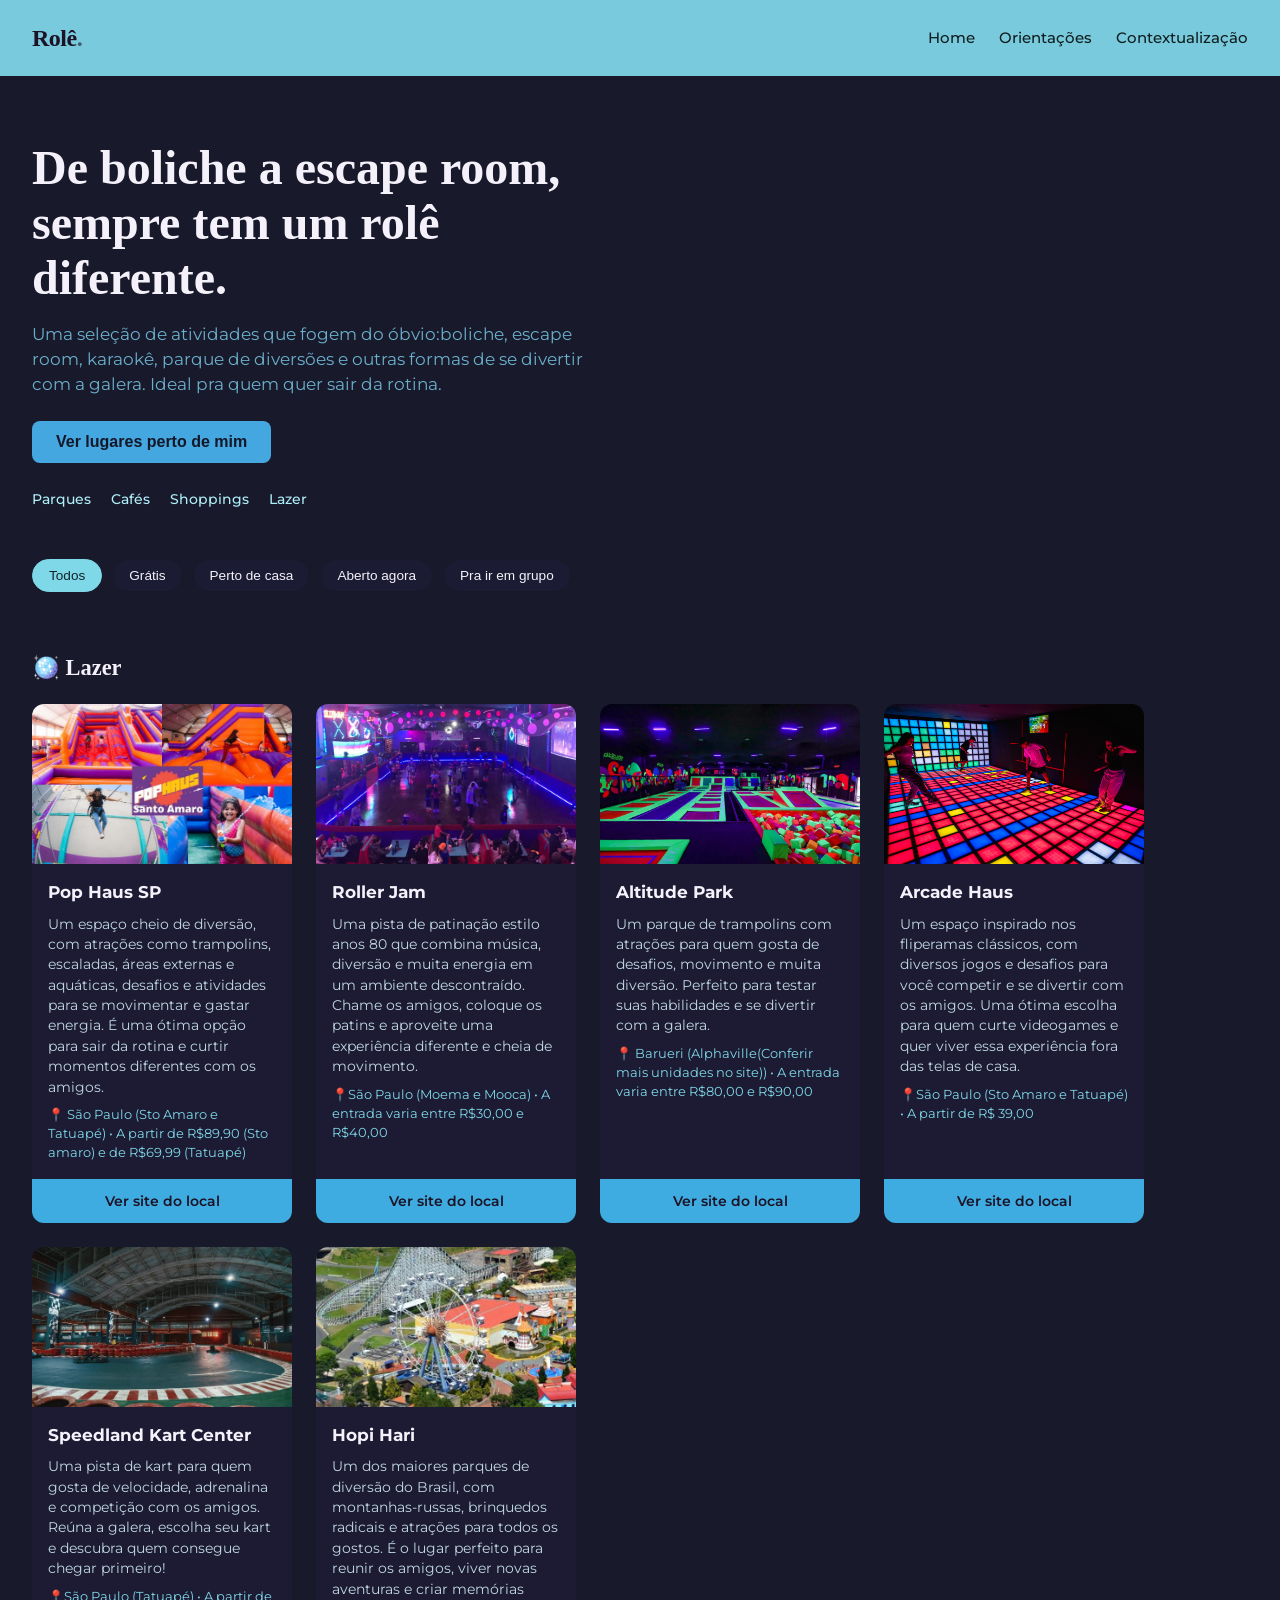
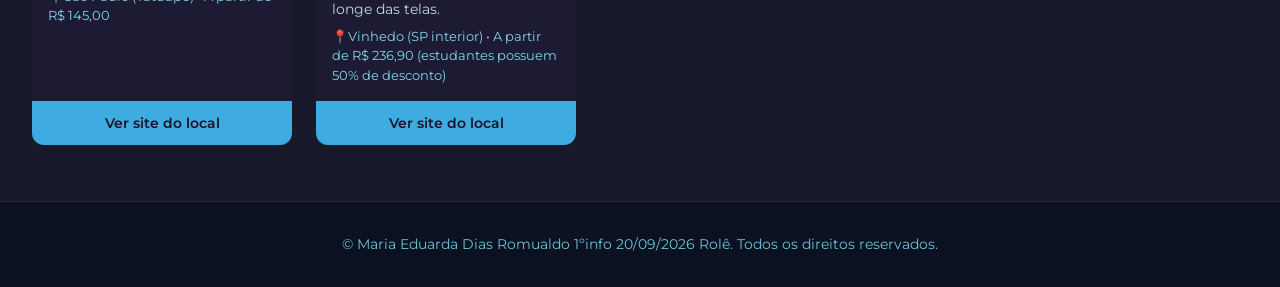
<file: lazer.html>
<!DOCTYPE html>
<html lang="pt-BR">
<head>
<meta charset="UTF-8">
<meta name="viewport" content="width=device-width, initial-scale=1.0">
<link rel="stylesheet" href="css/style.css">
<title>Lazer</title>
</head>
<body>
<link rel="preconnect" href="https://fonts.googleapis.com">
<link rel="preconnect" href="https://fonts.gstatic.com" crossorigin>
<link href="https://fonts.googleapis.com/css2?family=Montserrat:ital,wght@0,100..900;1,100..900&display=swap" rel="stylesheet">
  <header>
    <div class="logo">Rolê<span>.</span></div>
    <nav>
      <ul>
        <li><a href="index.html">Home</a></li>
        <li><a href="orientacoes.html">Orientações</a></li>
        <li><a href="contextualizacao.html">Contextualização</a></li>
      </ul>
    </nav>
  </header>

  <section class="hero">
    <h1>De boliche a escape room, sempre tem um rolê diferente.</h1>
    <p>Uma seleção de atividades que fogem do óbvio:boliche, escape room, karaokê, parque de diversões e outras formas de se divertir com a galera. Ideal pra quem quer sair da rotina.</p>
<button>Ver lugares perto de mim</button>

    <ul class="categorias">
      <li><a href="parques.html">Parques</a></li>
      <li><a href="cafes.html">Cafés</a></li>
      <li><a href="shoppings.html">Shoppings</a></li>
      <li><a href="lazer.html">Lazer</a></li>
    </ul>
  </section>

  <div class="filtros">
    <button class="ativo">Todos</button>
    <button>Grátis</button>
    <button>Perto de casa</button>
    <button>Aberto agora</button>
    <button>Pra ir em grupo</button>
  </div>

  <section class="categoria-secao" id="lazer">
  <h2>🪩 Lazer</h2>
  <div class="grade">
    <article class="flex-lugar">
      <img src="img/pophaus.jpg" alt="Pop Haus SP" class="flex-imagem">
      <div class="flex-info">
        <h3>Pop Haus SP</h3>
        <p>Um espaço cheio de diversão, com atrações como trampolins, escaladas, áreas externas e aquáticas, desafios e atividades para se movimentar e gastar energia. É uma ótima opção para sair da rotina e curtir momentos diferentes com os amigos.</p>
        <span class="flex-detalhe">📍 São Paulo (Sto Amaro e Tatuapé) • A partir de R$89,90 (Sto amaro) e de R$69,99 (Tatuapé)</span>
      </div>
      <a href="https://www.pophaus.com.br/?utm_term=pop%20haus&utm_campaign=Always+On&utm_source=adwords&utm_medium=ppc&hsa_acc=1534292813&hsa_cam=938306329&hsa_grp=158572102307&hsa_ad=680602430336&hsa_src=g&hsa_tgt=kwd-363762598261&hsa_kw=pop%20haus&hsa_mt=b&hsa_net=adwords&hsa_ver=3&gad_source=1&gad_campaignid=938306329&gclid=Cj0KCQjw5bjVBhCiARIsAJzMVnQBFtZ1PvwPLgLuoGKibeOvr07FKL-JCUQQZ-8g8Yb7jA3gNglHFRcaAr37EALw_wcB" target="_blank" class="flex-link">Ver site do local </a>
    
    </article>
      <article class="flex-lugar">
      <img src="img/rollerjam.jpg" alt="Roller Jam" class="flex-imagem">
      <div class="flex-info">
        <h3>Roller Jam</h3>
        <p>Uma pista de patinação estilo anos 80 que combina música, diversão e muita energia em um ambiente descontraído. Chame os amigos, coloque os patins e aproveite uma experiência diferente e cheia de movimento.</p>
        <span class="flex-detalhe">📍São Paulo (Moema e Mooca) • A entrada varia entre R$30,00 e R$40,00 </span>
      </div>
      <a href="https://www.rollerjam.com.br" target="_blank" class="flex-link">Ver site do local</a>
    
    </article>
      <article class="flex-lugar">
      <img src="img/altitude.jpg" alt="Altitude Park" class="flex-imagem">
      <div class="flex-info">
        <h3>Altitude Park</h3>
        <p>Um parque de trampolins com atrações para quem gosta de desafios, movimento e muita diversão. Perfeito para testar suas habilidades e se divertir com a galera.</p>
        <span class="flex-detalhe">📍 Barueri (Alphaville(Conferir mais unidades no site)) • A entrada varia entre R$80,00 e R$90,00</span>
      </div>
      <a href="https://altitudepark.com.br" target="_blank" class="flex-link">Ver site do local</a>
    
    </article>
      <article class="flex-lugar">
      <img src="img/arcade.png" alt="Arcade" class="flex-imagem">
      <div class="flex-info">
        <h3>Arcade Haus</h3>
        <p>Um espaço inspirado nos fliperamas clássicos, com diversos jogos e desafios para você competir e se divertir com os amigos. Uma ótima escolha para quem curte videogames e quer viver essa experiência fora das telas de casa.</p>
        <span class="flex-detalhe">📍São Paulo (Sto Amaro e Tatuapé) • A partir de R$ 39,00</span>
      </div>
      <a href="https://www.arcadehaus.com.br" target="_blank" class="flex-link">Ver site do local</a>
    
    </article>
      <article class="flex-lugar">
      <img src="img/speedland.jpg" alt="Speedland Kart Center" class="flex-imagem">
      <div class="flex-info">
        <h3>Speedland Kart Center</h3>
        <p>Uma pista de kart para quem gosta de velocidade, adrenalina e competição com os amigos. Reúna a galera, escolha seu kart e descubra quem consegue chegar primeiro!</p>
        <span class="flex-detalhe">📍São Paulo (Tatuapé) • A partir de R$ 145,00</span>
      </div>
      <a href="https://speedland.com.br/pacote/informacoes-gerais-para-agendamentos/" target="_blank" class="flex-link">Ver site do local</a>
    </article>

    </article>
      <article class="flex-lugar">
      <img src="img/hopihari.jpg" alt="Hopi Hari" class="flex-imagem">
      <div class="flex-info">
        <h3>Hopi Hari</h3>
        <p>Um dos maiores parques de diversão do Brasil, com montanhas-russas, brinquedos radicais e atrações para todos os gostos. É o lugar perfeito para reunir os amigos, viver novas aventuras e criar memórias longe das telas.</p>
        <span class="flex-detalhe">📍Vinhedo (SP interior) • A partir de R$ 236,90 (estudantes possuem 50% de desconto)</span>
      </div>
      <a href="https://www.hopihari.com.br/?gad_source=1&gad_campaignid=17664195527&gclid=Cj0KCQjw5bjVBhCiARIsAJzMVnSQZLWDSasuuTzzQ2kYEclzfBfmRL9V5f2_4RYX5HWyWICqLUJLkV8aAo0QEALw_wcB" target="_blank" class="flex-link">Ver site do local</a>
    </article>
    
  </div>
</section>

<footer class="footer">
  <p>&copy; Maria Eduarda Dias Romualdo 1ºinfo 20/09/2026 Rolê. Todos os direitos reservados.</p>
</footer>
</file>
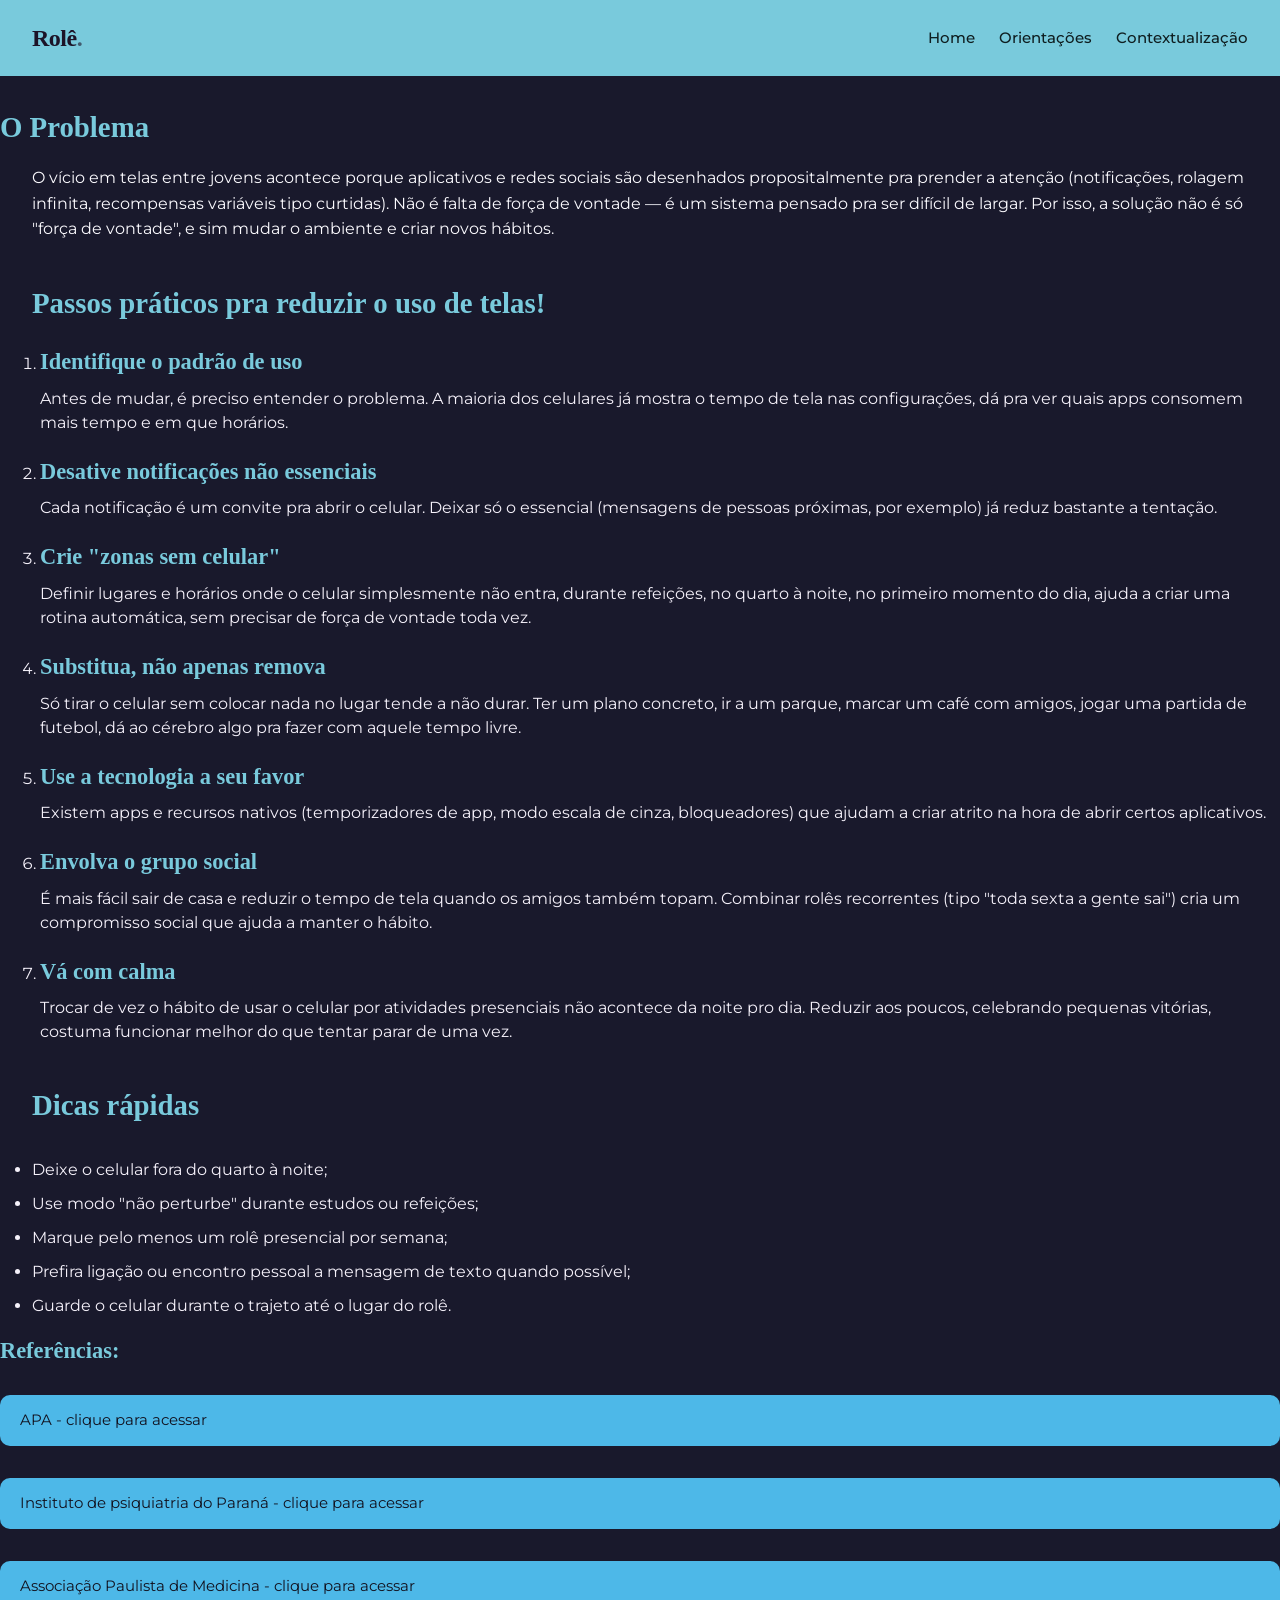
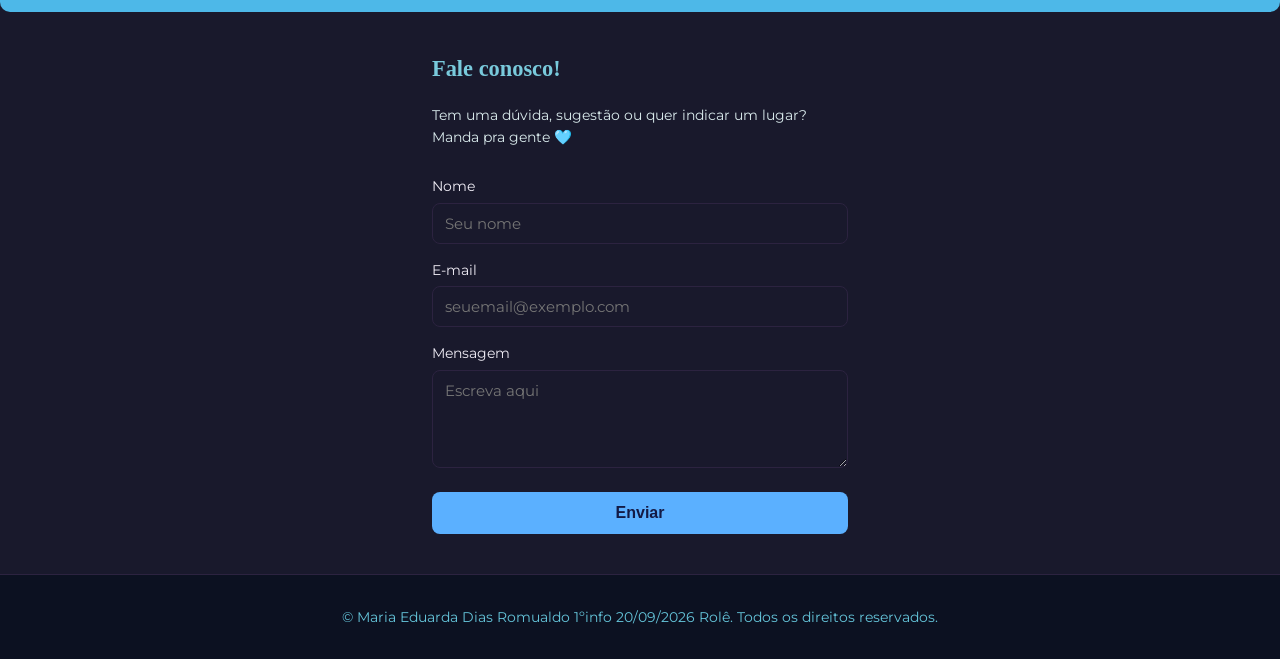
<file: orientacoes.html>
<!DOCTYPE html>
<html lang="pt-br">
<head>
    <meta charset="UTF-8">
    <meta name="viewport" content="width=device-width, initial-scale=1.0">
    <link rel="stylesheet" href="css/style.css">
    <title>Orientações</title>
</head>
<body>
    <link rel="preconnect" href="https://fonts.googleapis.com">
<link rel="preconnect" href="https://fonts.gstatic.com" crossorigin>
<link href="https://fonts.googleapis.com/css2?family=Montserrat:ital,wght@0,100..900;1,100..900&display=swap" rel="stylesheet">
    <header>
    <div class="logo">Rolê<span>.</span></div>
    <nav>
      <ul>
        <li><a href="index.html">Home</a></li>
        <li><a href="orientacoes.html">Orientações</a></li>
        <li><a href="contextualizacao.html">Contextualização</a></li>
      </ul>
    </nav>
  </header>

<section class="conteudo-orientacoes">
<h3>O Problema</h3>
<p>O vício em telas entre jovens acontece porque aplicativos e redes sociais são desenhados propositalmente pra prender a atenção (notificações, rolagem infinita, recompensas variáveis tipo curtidas). Não é falta de força de vontade — é um sistema pensado pra ser difícil de largar. Por isso, a solução não é só "força de vontade", e sim mudar o ambiente e criar novos hábitos.</p>

<h2>Passos práticos pra reduzir o uso de telas!</h2>

<ol>
   
    <li><h4>Identifique o padrão de uso</h4> Antes de mudar, é preciso entender o problema. A maioria dos celulares já mostra o tempo de tela nas configurações, dá pra ver quais apps consomem mais tempo e em que horários.</li>
    
    <li><h4>Desative notificações não essenciais</h4>Cada notificação é um convite pra abrir o celular. Deixar só o essencial (mensagens de pessoas próximas, por exemplo) já reduz bastante a tentação.</li>
    
    <li><h4>Crie "zonas sem celular"</h4> Definir lugares e horários onde o celular simplesmente não entra, durante refeições, no quarto à noite, no primeiro momento do dia, ajuda a criar uma rotina automática, sem precisar de força de vontade toda vez.</li>
    
    <li><h4>Substitua, não apenas remova</h4>Só tirar o celular sem colocar nada no lugar tende a não durar. Ter um plano concreto, ir a um parque, marcar um café com amigos, jogar uma partida de futebol, dá ao cérebro algo pra fazer com aquele tempo livre.</li>
    
    <li><h4>Use a tecnologia a seu favor</h4>Existem apps e recursos nativos (temporizadores de app, modo escala de cinza, bloqueadores) que ajudam a criar atrito na hora de abrir certos aplicativos. </li>
    
    <li><h4>Envolva o grupo social</h4>É mais fácil sair de casa e reduzir o tempo de tela quando os amigos também topam. Combinar rolês recorrentes (tipo "toda sexta a gente sai") cria um compromisso social que ajuda a manter o hábito. </li>
    
    <li><h4>Vá com calma</h4>Trocar de vez o hábito de usar o celular por atividades presenciais não acontece da noite pro dia. Reduzir aos poucos, celebrando pequenas vitórias, costuma funcionar melhor do que tentar parar de uma vez.</li>

  </ol>

<h2>Dicas rápidas</h2>
<ul>
  <li>Deixe o celular fora do quarto à noite;</li>
  <li>Use modo "não perturbe" durante estudos ou refeições;</li>
  <li>Marque pelo menos um rolê presencial por semana;</li>
  <li>Prefira ligação ou encontro pessoal a mensagem de texto quando possível;</li>
  <li>Guarde o celular durante o trajeto até o lugar do rolê.</li>
</ul>

</section>

 <section class="secao-referencias">
  <h4>Referências:</h4>
  <div class="referencias">
      <a href="https://www.apa.org/topics/social-media-internet/health-advisory-adolescent-social-media-use" target="_blank" class="link-ref">APA - clique para acessar</a>
      <a href="https://institutodepsiquiatriapr.com.br/blog/dependencia-de-telas-como-surgiu-um-novo-vicio-na-contemporaneidade/" target="_blank" class="link-ref">Instituto de psiquiatria do Paraná - clique para acessar</a>
      <a href="https://www.apm.org.br/brain-rot-vicio-em-telas-e-o-apodrecimento-do-cerebro/" target="_blank" class="link-ref">Associação Paulista de Medicina - clique para acessar</a>
  </div>

  <section class="formulario">
  <h2>Fale conosco!</h2>
  <p>Tem uma dúvida, sugestão ou quer indicar um lugar? Manda pra gente 🩵</p>

  <div class="campo">
    <label for="nome">Nome</label>
    <input type="text" 
    id="nome" 
    name="nome" 
    placeholder="Seu nome">
  </div>

  <div class="campo">
    <label for="email">E-mail</label>
    <input type="email" 
    id="email" 
    name="email" 
    placeholder="seuemail@exemplo.com">
  </div>

  <div class="campo">
    <label for="mensagem">Mensagem</label>
    <textarea 
    id="mensagem" 
    name="mensagem" 
    rows="4" 
    placeholder="Escreva aqui"></textarea>
  </div>

  <button type="submit">Enviar</button>
</section>

<footer class="footer">
  <p>&copy; Maria Eduarda Dias Romualdo 1ºinfo 20/09/2026 Rolê. Todos os direitos reservados.</p>
</footer>


</body>
</html>
</file>
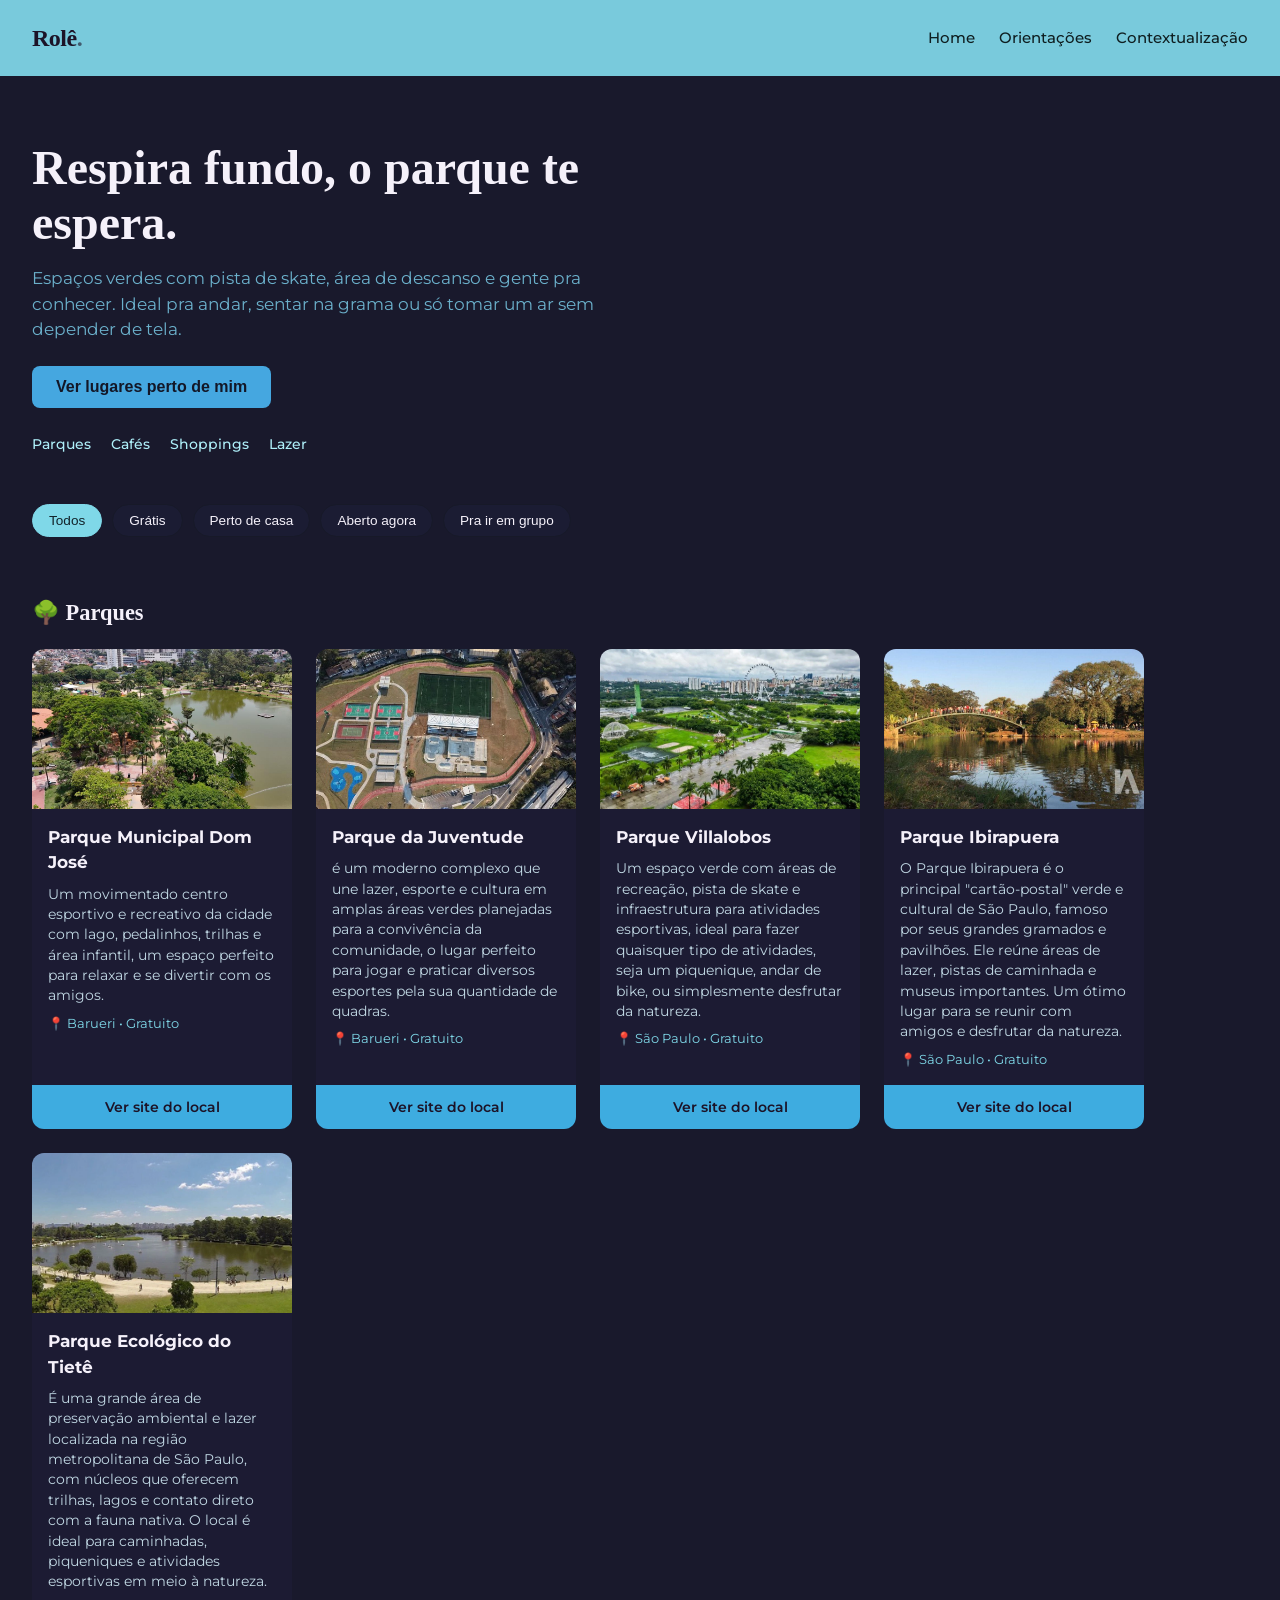
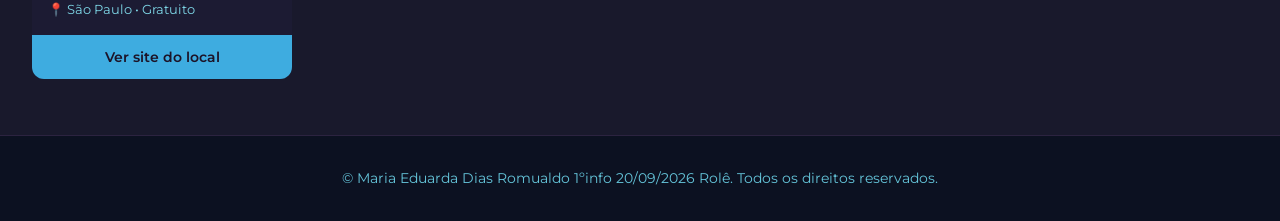
<file: parques.html>
<!DOCTYPE html>
<html lang="pt-BR">
<head>
<meta charset="UTF-8">
<meta name="viewport" content="width=device-width, initial-scale=1.0">
<link rel="stylesheet" href="css/style.css">
<title>Parques</title>
</head>
<body>
<link rel="preconnect" href="https://fonts.googleapis.com">
<link rel="preconnect" href="https://fonts.gstatic.com" crossorigin>
<link href="https://fonts.googleapis.com/css2?family=Montserrat:ital,wght@0,100..900;1,100..900&display=swap" rel="stylesheet">
  <header>
    <div class="logo">Rolê<span>.</span></div>
    <nav>
      <ul>
        <li><a href="index.html">Home</a></li>
        <li><a href="orientacoes.html">Orientações</a></li>
        <li><a href="contextualizacao.html">Contextualização</a></li>
      </ul>
    </nav>
  </header>

  <section class="hero">
    <h1>Respira fundo, o parque te espera.</h1>
    <p>Espaços verdes com pista de skate, área de descanso e gente pra conhecer. Ideal pra andar, sentar na grama ou só tomar um ar sem depender de tela.</p>
<button>Ver lugares perto de mim</button>

    <ul class="categorias">
      <li><a href="parques.html">Parques</a></li>
      <li><a href="cafes.html">Cafés</a></li>
      <li><a href="shoppings.html">Shoppings</a></li>
      
      <li><a href="lazer.html">Lazer</a></li>
    </ul>
  </section>

  <div class="filtros">
    <button class="ativo">Todos</button>
    <button>Grátis</button>
    <button>Perto de casa</button>
    <button>Aberto agora</button>
    <button>Pra ir em grupo</button>
  </div>

  <section class="categoria-secao" id="parques">
  <h2>🌳 Parques</h2>
  <div class="grade">
    <article class="flex-lugar">
      <img src="img/domjose.jpg" alt="Parque Municipal Dom José" class="flex-imagem">
      <div class="flex-info">
        <h3>Parque Municipal Dom José</h3>
        <p>Um movimentado centro esportivo e recreativo da cidade com lago, pedalinhos, trilhas e área infantil, um espaço perfeito para relaxar e se divertir com os amigos.</p>
        <span class="flex-detalhe">📍 Barueri • Gratuito</span>
      </div>
      <a href="https://portal.barueri.sp.gov.br/cidadao/esporte-lazer/parques-municipais" target="_blank" class="flex-link">Ver site do local</a>
    
    </article>
      <article class="flex-lugar">
      <img src="img/juventude.jpg" alt="Parque da Juventude" class="flex-imagem">
      <div class="flex-info">
        <h3>Parque da Juventude</h3>
        <p>é um moderno complexo que une lazer, esporte e cultura em amplas áreas verdes planejadas para a convivência da comunidade, o lugar perfeito para jogar e praticar diversos esportes pela sua quantidade de quadras.</p>
        <span class="flex-detalhe">📍 Barueri • Gratuito </span>
      </div>
      <a href="https://portal.barueri.sp.gov.br/cidadao/esporte-lazer/parques-municipais" target="_blank" class="flex-link">Ver site do local</a>
    
    </article>
      <article class="flex-lugar">
      <img src="img/villalobos.webp" alt="Parque Villalobos" class="flex-imagem">
      <div class="flex-info">
        <h3>Parque Villalobos</h3>
        <p>Um espaço verde com áreas de recreação, pista de skate e infraestrutura para atividades esportivas, ideal para fazer quaisquer tipo de atividades, seja um piquenique, andar de bike, ou simplesmente desfrutar da natureza.</p>
        <span class="flex-detalhe">📍 São Paulo • Gratuito </span>
      </div>
      <a href="https://parquevillalobos.com.br" target="_blank" class="flex-link">Ver site do local</a>
    
    </article>
      <article class="flex-lugar">
      <img src="img/ibirapuera.jpg" alt="Parque Ibirapuera" class="flex-imagem">
      <div class="flex-info">
        <h3>Parque Ibirapuera</h3>
        <p>O Parque Ibirapuera é o principal "cartão-postal" verde e cultural de São Paulo, famoso por seus grandes gramados e pavilhões. Ele reúne áreas de lazer, pistas de caminhada e museus importantes. Um ótimo lugar para se reunir com amigos e desfrutar da natureza.</p>
        <span class="flex-detalhe">📍 São Paulo • Gratuito </span>
      </div>
      <a href="https://www.parquedoibirapuera.org" target="_blank" class="flex-link">Ver site do local</a>
    
    </article>
      <article class="flex-lugar">
      <img src="img/tiete.webp" alt="Parque Ecológico do Tietê" class="flex-imagem">
      <div class="flex-info">
        <h3>Parque Ecológico do Tietê</h3>
        <p>É uma grande área de preservação ambiental e lazer localizada na região metropolitana de São Paulo, com núcleos que oferecem trilhas, lagos e contato direto com a fauna nativa. O local é ideal para caminhadas, piqueniques e atividades esportivas em meio à natureza.</p>
        <span class="flex-detalhe">📍 São Paulo • Gratuito </span>
      </div>
      <a href="https://www.parqueecologicodotiete.com.br" target="_blank" class="flex-link">Ver site do local</a>
    </article>
  </div>
</section>

<footer class="footer">
  <p>&copy; Maria Eduarda Dias Romualdo 1ºinfo 20/09/2026 Rolê. Todos os direitos reservados.</p>
</footer>
</file>
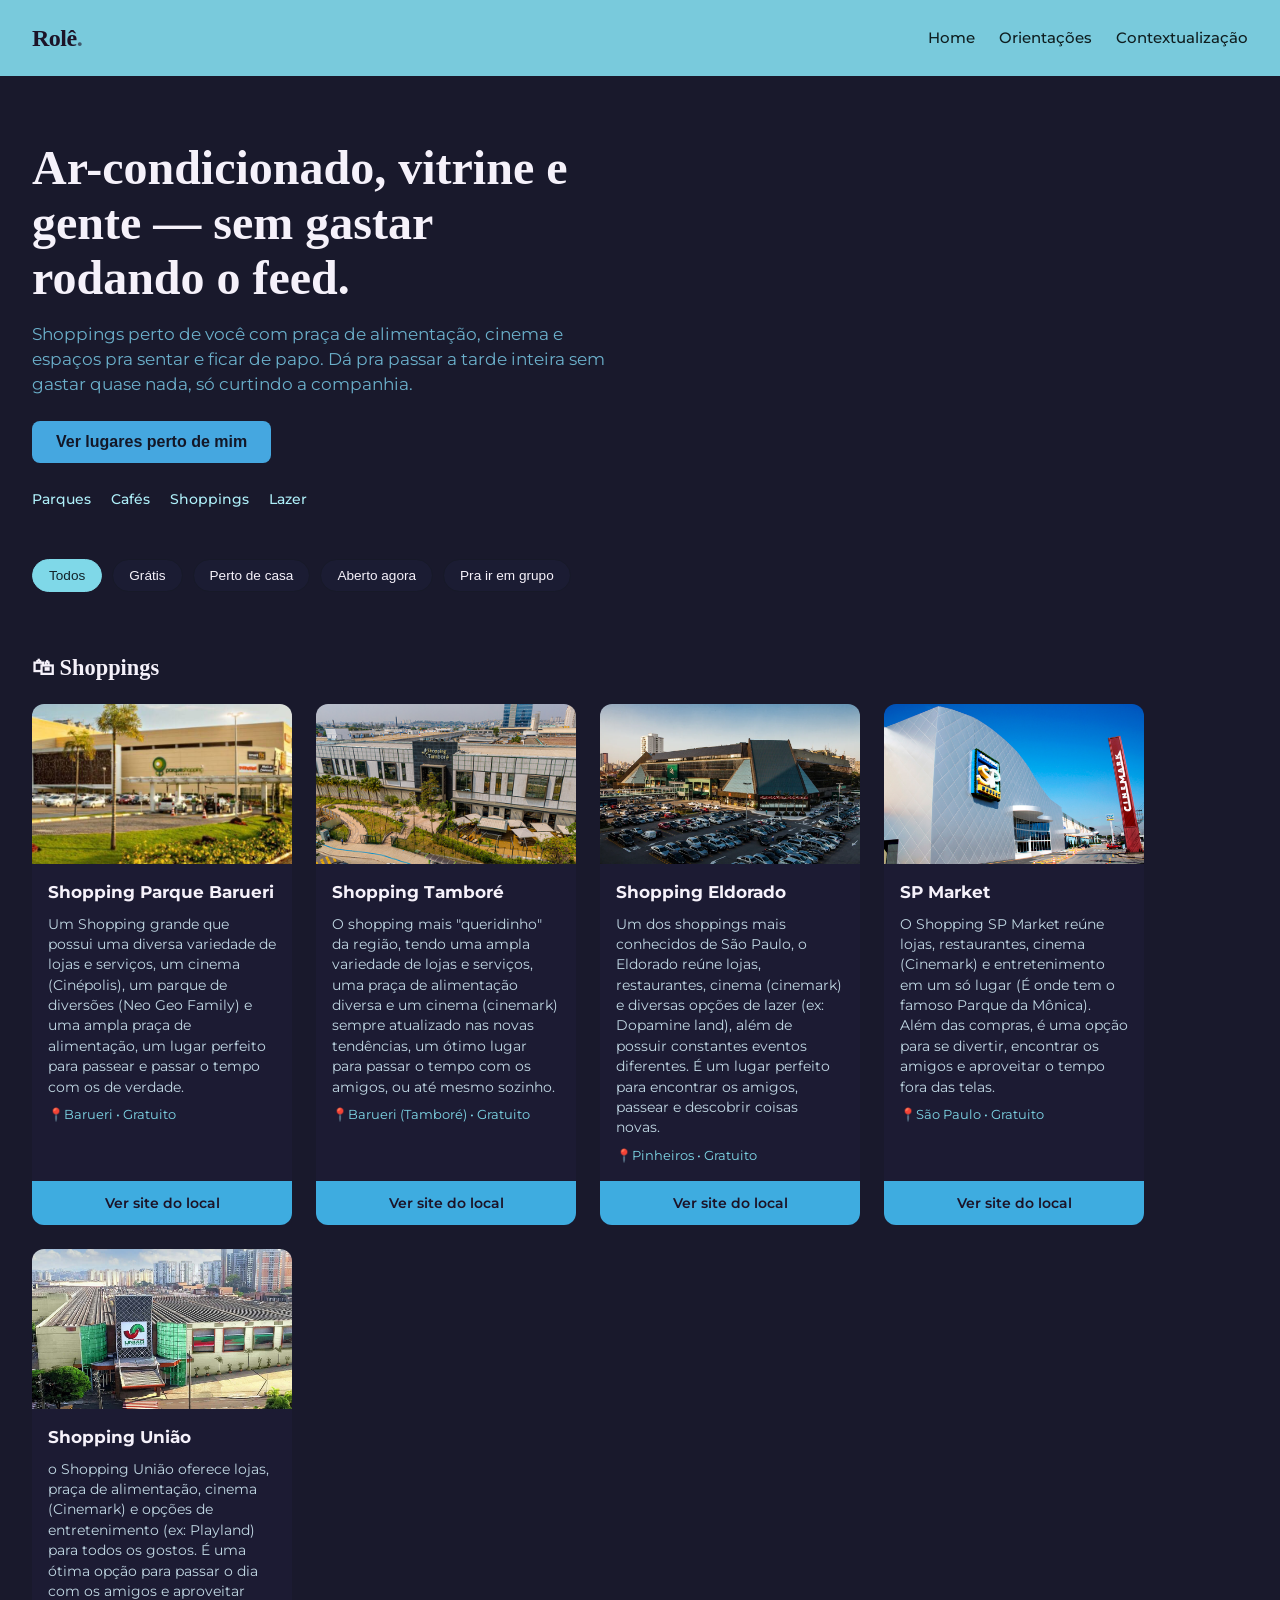
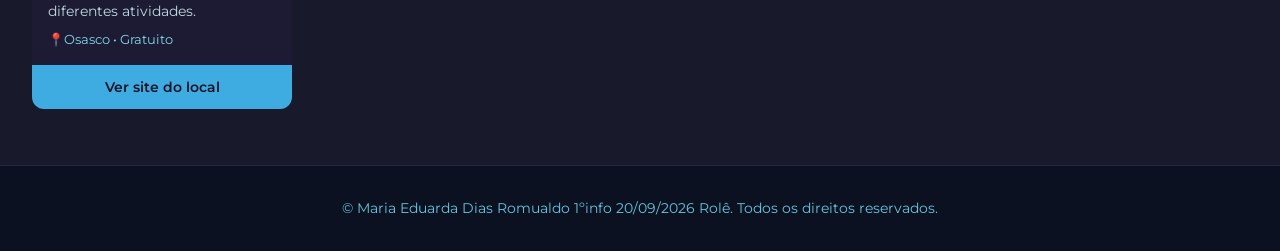
<file: shoppings.html>
<!DOCTYPE html>
<html lang="pt-BR">
<head>
<meta charset="UTF-8">
<meta name="viewport" content="width=device-width, initial-scale=1.0">
<link rel="stylesheet" href="css/style.css">
<title>Shoppings</title>
</title>
</head>
<body>
<link rel="preconnect" href="https://fonts.googleapis.com">
<link rel="preconnect" href="https://fonts.gstatic.com" crossorigin>
<link href="https://fonts.googleapis.com/css2?family=Montserrat:ital,wght@0,100..900;1,100..900&display=swap" rel="stylesheet">
  <header>
    <div class="logo">Rolê<span>.</span></div>
    <nav>
      <ul>
        <li><a href="index.html">Home</a></li>
        <li><a href="orientacoes.html">Orientações</a></li>
        <li><a href="contextualizacao.html">Contextualização</a></li>
      </ul>
    </nav>
  </header>

  <section class="hero">
    <h1>Ar-condicionado, vitrine e gente — sem gastar rodando o feed.</h1>
    <p>Shoppings perto de você com praça de alimentação, cinema e espaços pra sentar e ficar de papo. Dá pra passar a tarde inteira sem gastar quase nada, só curtindo a companhia.</p>
<button>Ver lugares perto de mim</button>

    <ul class="categorias">
      <li><a href="parques.html">Parques</a></li>
      <li><a href="cafes.html">Cafés</a></li>
      <li><a href="shoppings.html">Shoppings</a></li>
      <li><a href="lazer.html">Lazer</a></li>
    </ul>
  </section>

  <div class="filtros">
    <button class="ativo">Todos</button>
    <button>Grátis</button>
    <button>Perto de casa</button>
    <button>Aberto agora</button>
    <button>Pra ir em grupo</button>
  </div>

  <section class="categoria-secao" id="shoppings">
  <h2>🛍 Shoppings</h2>
  <div class="grade">
    <article class="flex-lugar">
      <img src="img/parqueshopping.jpeg" alt="Shopping Parque Barueri" class="flex-imagem">
      <div class="flex-info">
        <h3>Shopping Parque Barueri</h3>
        <p>Um Shopping grande que possui uma diversa variedade de lojas e serviços, um cinema (Cinépolis), um parque de diversões (Neo Geo Family) e uma ampla praça de alimentação, um lugar perfeito para passear e passar o tempo com os de verdade.</p>
        <span class="flex-detalhe">📍Barueri • Gratuito </span>
      </div>
      <a href="https://www.parqueshoppingbarueri.com.br" target="_blank" class="flex-link">Ver site do local</a>
    
    </article>
      <article class="flex-lugar">
      <img src="img/tambore.jpg" alt="Shopping Tamboré" class="flex-imagem">
      <div class="flex-info">
        <h3>Shopping Tamboré</h3>
        <p>O shopping mais "queridinho" da região, tendo uma ampla variedade de lojas e serviços, uma praça de alimentação diversa e um cinema (cinemark) sempre atualizado nas novas tendências, um ótimo lugar para passar o tempo com os amigos, ou até mesmo sozinho.</p>
        <span class="flex-detalhe">📍Barueri (Tamboré) • Gratuito </span>
      </div>
      <a href="https://shoppingtambore.com.br" target="_blank" class="flex-link">Ver site do local</a>
    
    </article>
      <article class="flex-lugar">
      <img src="img/eldorado.webp" alt="Shopping Eldorado" class="flex-imagem">
      <div class="flex-info">
        <h3>Shopping Eldorado</h3>
        <p>Um dos shoppings mais conhecidos de São Paulo, o Eldorado reúne lojas, restaurantes, cinema (cinemark) e diversas opções de lazer (ex: Dopamine land), além de possuir constantes eventos diferentes. É um lugar perfeito para encontrar os amigos, passear e descobrir coisas novas.</p>
        <span class="flex-detalhe">📍Pinheiros • Gratuito</span>
      </div>
      <a href="https://www.shoppingeldorado.com.br/?srsltid=AU7gw4VJ82bZiREuxwFC8Je5z_jOxKGKlLjlxkNfsovfaWyh3f-Il2wM" target="_blank" class="flex-link">Ver site do local</a>
    
    </article>
      <article class="flex-lugar">
      <img src="img/spmarket.jpg" alt="Shopping SP Market" class="flex-imagem">
      <div class="flex-info">
        <h3>SP Market</h3>
        <p>O Shopping SP Market reúne lojas, restaurantes, cinema (Cinemark) e entretenimento em um só lugar (É onde tem o famoso Parque da Mônica). Além das compras, é uma opção para se divertir, encontrar os amigos e aproveitar o tempo fora das telas.</p>
        <span class="flex-detalhe">📍São Paulo • Gratuito</span>
      </div>
      <a href="https://www.shoppingspmarket.com.br" target="_blank" class="flex-link">Ver site do local</a>
    
    </article>
      <article class="flex-lugar">
      <img src="img/uniao.jpg" alt="Shopping União" class="flex-imagem">
      <div class="flex-info">
        <h3>Shopping União</h3>
        <p>o Shopping União oferece lojas, praça de alimentação, cinema (Cinemark) e opções de entretenimento (ex: Playland) para todos os gostos. É uma ótima opção para passar o dia com os amigos e aproveitar diferentes atividades.</p>
        <span class="flex-detalhe">📍Osasco • Gratuito</span>
      </div>
      <a href="https://www.shoppinguniao.com.br" target="_blank" class="flex-link">Ver site do local</a>
    </article>
  </div>
</section>

<footer class="footer">
  <p>&copy; Maria Eduarda Dias Romualdo 1ºinfo 20/09/2026 Rolê. Todos os direitos reservados.</p>
</footer>
</file>
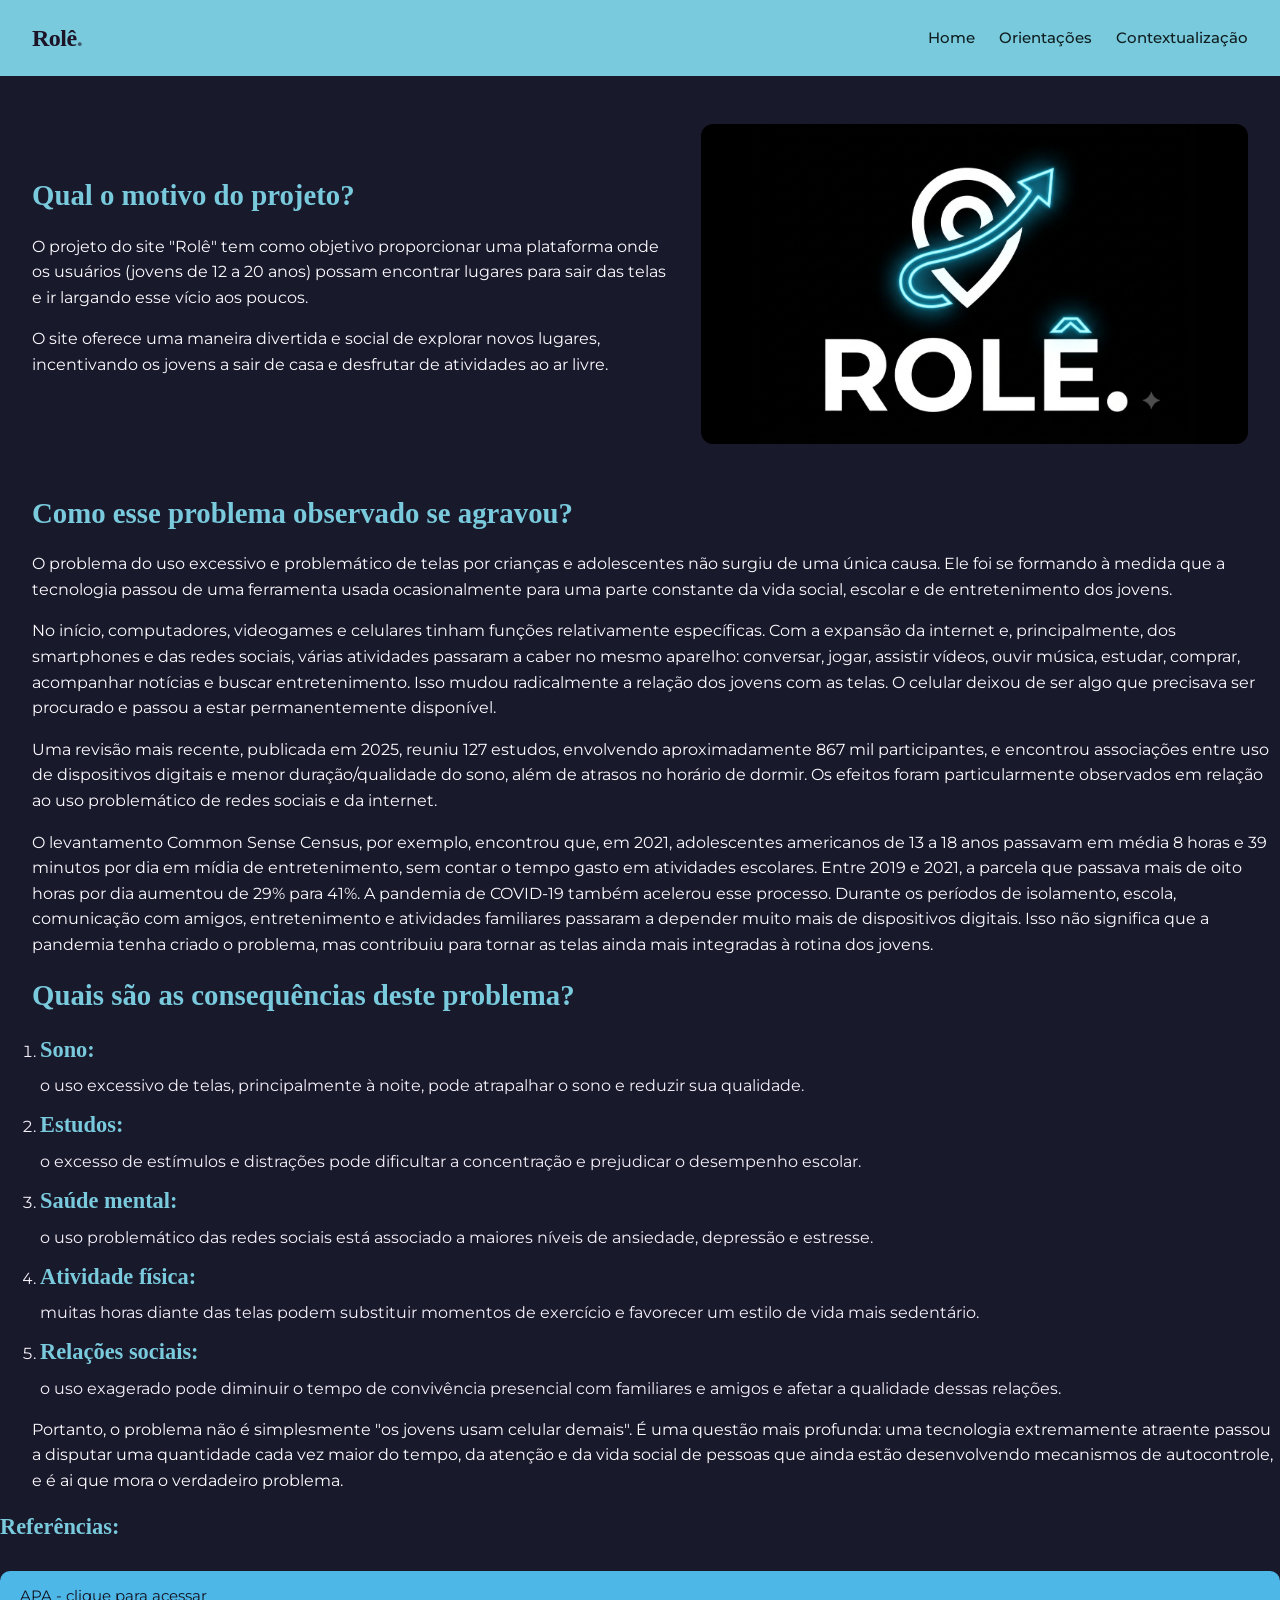
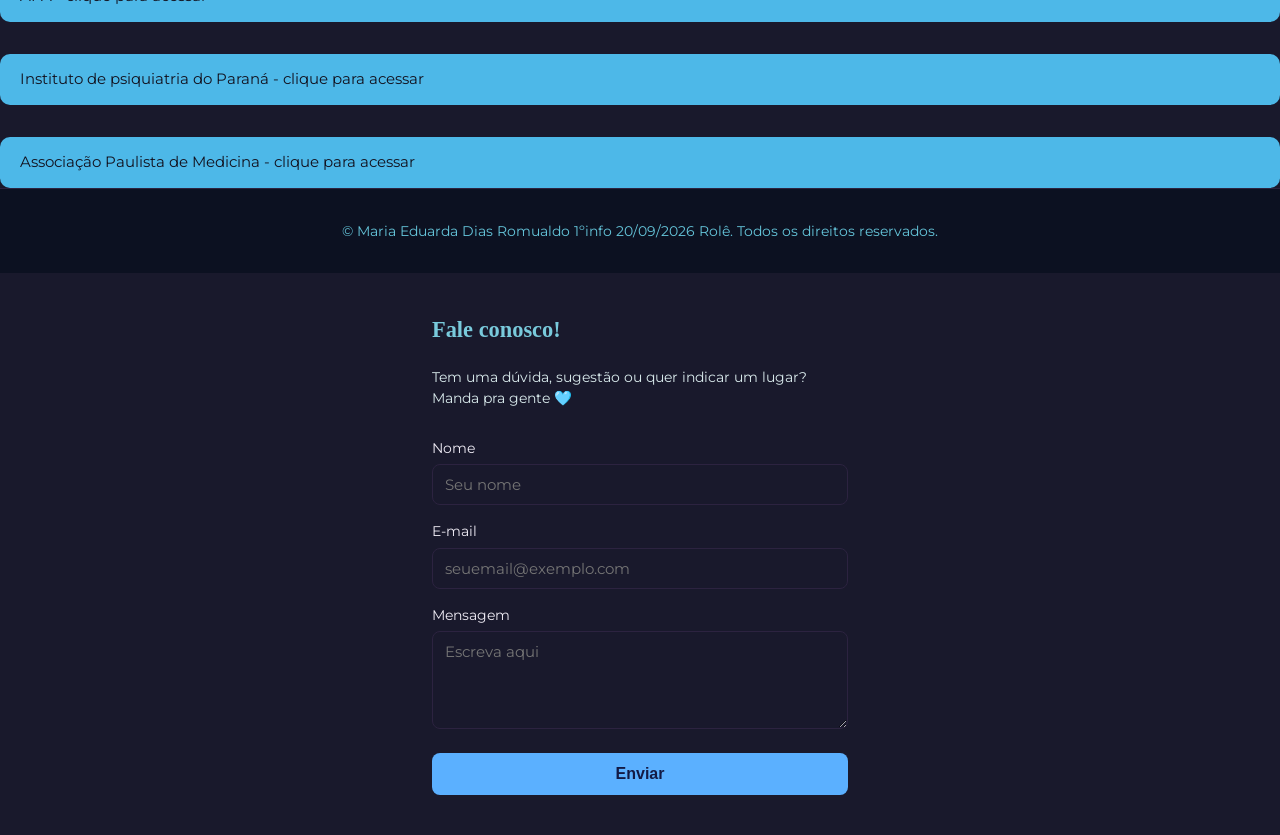
<file: projeto_IW/contextualizacao.html>
<!DOCTYPE html>
<html lang="pt-br">
<head>
    <meta charset="UTF-8">
    <meta name="viewport" content="width=device-width, initial-scale=1.0">
    <link rel="stylesheet" href="css/style.css">
    <title>Contextualização</title>
</head>
<body>
<link rel="preconnect" href="https://fonts.googleapis.com">
<link rel="preconnect" href="https://fonts.gstatic.com" crossorigin>
<link href="https://fonts.googleapis.com/css2?family=Montserrat:ital,wght@0,100..900;1,100..900&display=swap" rel="stylesheet">
    <header>
    <div class="logo">Rolê<span>.</span></div>
    <nav>
      <ul>
        <li><a href="index.html">Home</a></li>
        <li><a href="orientacoes.html">Orientações</a></li>
        <li><a href="contextualizacao.html">Contextualização</a></li>
      </ul>
    </nav>
  </header>
    
  <section class="duas-colunas">
   <div class="coluna-texto">

    <h3>Qual o motivo do projeto?</h3>
  
   <p>O projeto do site "Rolê" tem como objetivo proporcionar uma plataforma onde os usuários (jovens de 12 a 20 anos) possam encontrar lugares para sair das telas e ir largando esse vício aos poucos.</p>
   <p>O site oferece uma maneira divertida e social de explorar novos lugares, incentivando os jovens a sair de casa e desfrutar de atividades ao ar livre.</p>

   </div>
    <img src="img/logo.jpeg" alt="Rolê" class="imagem-contextualizacao">
  </section>

  <section class="conteudo-contextualizacao">

   <h2> Como esse problema observado se agravou?</h2>
   
   <p>O problema do uso excessivo e problemático de telas por crianças e adolescentes não surgiu de uma única causa. Ele foi se formando à medida que a tecnologia passou de uma ferramenta usada ocasionalmente para uma parte constante da vida social, escolar e de entretenimento dos jovens.</p>

   <p>No início, computadores, videogames e celulares tinham funções relativamente específicas. Com a expansão da internet e, principalmente, dos smartphones e das redes sociais, várias atividades passaram a caber no mesmo aparelho: conversar, jogar, assistir vídeos, ouvir música, estudar, comprar, acompanhar notícias e buscar entretenimento.
   Isso mudou radicalmente a relação dos jovens com as telas. O celular deixou de ser algo que precisava ser procurado e passou a estar permanentemente disponível.</p>
  
   <p>Uma revisão mais recente, publicada em 2025, reuniu 127 estudos, envolvendo aproximadamente 867 mil participantes, e encontrou associações entre uso de dispositivos digitais e menor duração/qualidade do sono, além de atrasos no horário de dormir. Os efeitos foram particularmente observados em relação ao uso problemático de redes sociais e da internet.</p>

   <p>O levantamento Common Sense Census, por exemplo, encontrou que, em 2021, adolescentes americanos de 13 a 18 anos passavam em média 8 horas e 39 minutos por dia em mídia de entretenimento, sem contar o tempo gasto em atividades escolares. Entre 2019 e 2021, a parcela que passava mais de oito horas por dia aumentou de 29% para 41%. 

  A pandemia de COVID-19 também acelerou esse processo. Durante os períodos de isolamento, escola, comunicação com amigos, entretenimento e atividades familiares passaram a depender muito mais de dispositivos digitais. Isso não significa que a pandemia tenha criado o problema, mas contribuiu para tornar as telas ainda mais integradas à rotina dos jovens.</p>
  
   <h2>Quais são as consequências deste problema?</h2>
  
   <ol>
   
    <li><h4>Sono:</h4> o uso excessivo de telas, principalmente à noite, pode atrapalhar o sono e reduzir sua qualidade.</li>
    
    <li><h4>Estudos:</h4> o excesso de estímulos e distrações pode dificultar a concentração e prejudicar o desempenho escolar.</li>
    
    <li><h4>Saúde mental:</h4> o uso problemático das redes sociais está associado a maiores níveis de ansiedade, depressão e estresse.</li>
    
    <li><h4>Atividade física:</h4> muitas horas diante das telas podem substituir momentos de exercício e favorecer um estilo de vida mais sedentário.</li>
    
    <li><h4>Relações sociais:</h4> o uso exagerado pode diminuir o tempo de convivência presencial com familiares e amigos e afetar a qualidade dessas relações.</li>
  
  </ol>

  <p class="paragrafo-final">Portanto, o problema não é simplesmente "os jovens usam celular demais". É uma questão mais profunda: uma tecnologia extremamente atraente passou a disputar uma quantidade cada vez maior do tempo, da atenção e da vida social de pessoas que ainda estão desenvolvendo mecanismos de autocontrole, e é ai que mora o verdadeiro problema.</p>
 
  </section>
  <section class="secao-referencias">
  <h4>Referências:</h4>
  <div class="referencias">
      <a href="https://www.apa.org/topics/social-media-internet/health-advisory-adolescent-social-media-use" target="_blank" class="link-ref">APA - clique para acessar</a>
      <a href="https://institutodepsiquiatriapr.com.br/blog/dependencia-de-telas-como-surgiu-um-novo-vicio-na-contemporaneidade/" target="_blank" class="link-ref">Instituto de psiquiatria do Paraná - clique para acessar</a>
      <a href="https://www.apm.org.br/brain-rot-vicio-em-telas-e-o-apodrecimento-do-cerebro/" target="_blank" class="link-ref">Associação Paulista de Medicina - clique para acessar</a>
  </div>

</section>

<footer class="footer">
  <p>&copy; Maria Eduarda Dias Romualdo 1ºinfo 20/09/2026 Rolê. Todos os direitos reservados.</p>
</footer>













  <section class="formulario">
  <h2>Fale conosco!</h2>
  <p>Tem uma dúvida, sugestão ou quer indicar um lugar? Manda pra gente 🩵</p>

  <div class="campo">
    <label for="nome">Nome</label>
    <input type="text" 
    id="nome" 
    name="nome" 
    placeholder="Seu nome">
  </div>

  <div class="campo">
    <label for="email">E-mail</label>
    <input type="email" 
    id="email" 
    name="email" 
    placeholder="seuemail@exemplo.com">
  </div>

  <div class="campo">
    <label for="mensagem">Mensagem</label>
    <textarea 
    id="mensagem" 
    name="mensagem" 
    rows="4" 
    placeholder="Escreva aqui"></textarea>
  </div>

  <button type="submit">Enviar</button>
</section>

</body>
</html>
</file>
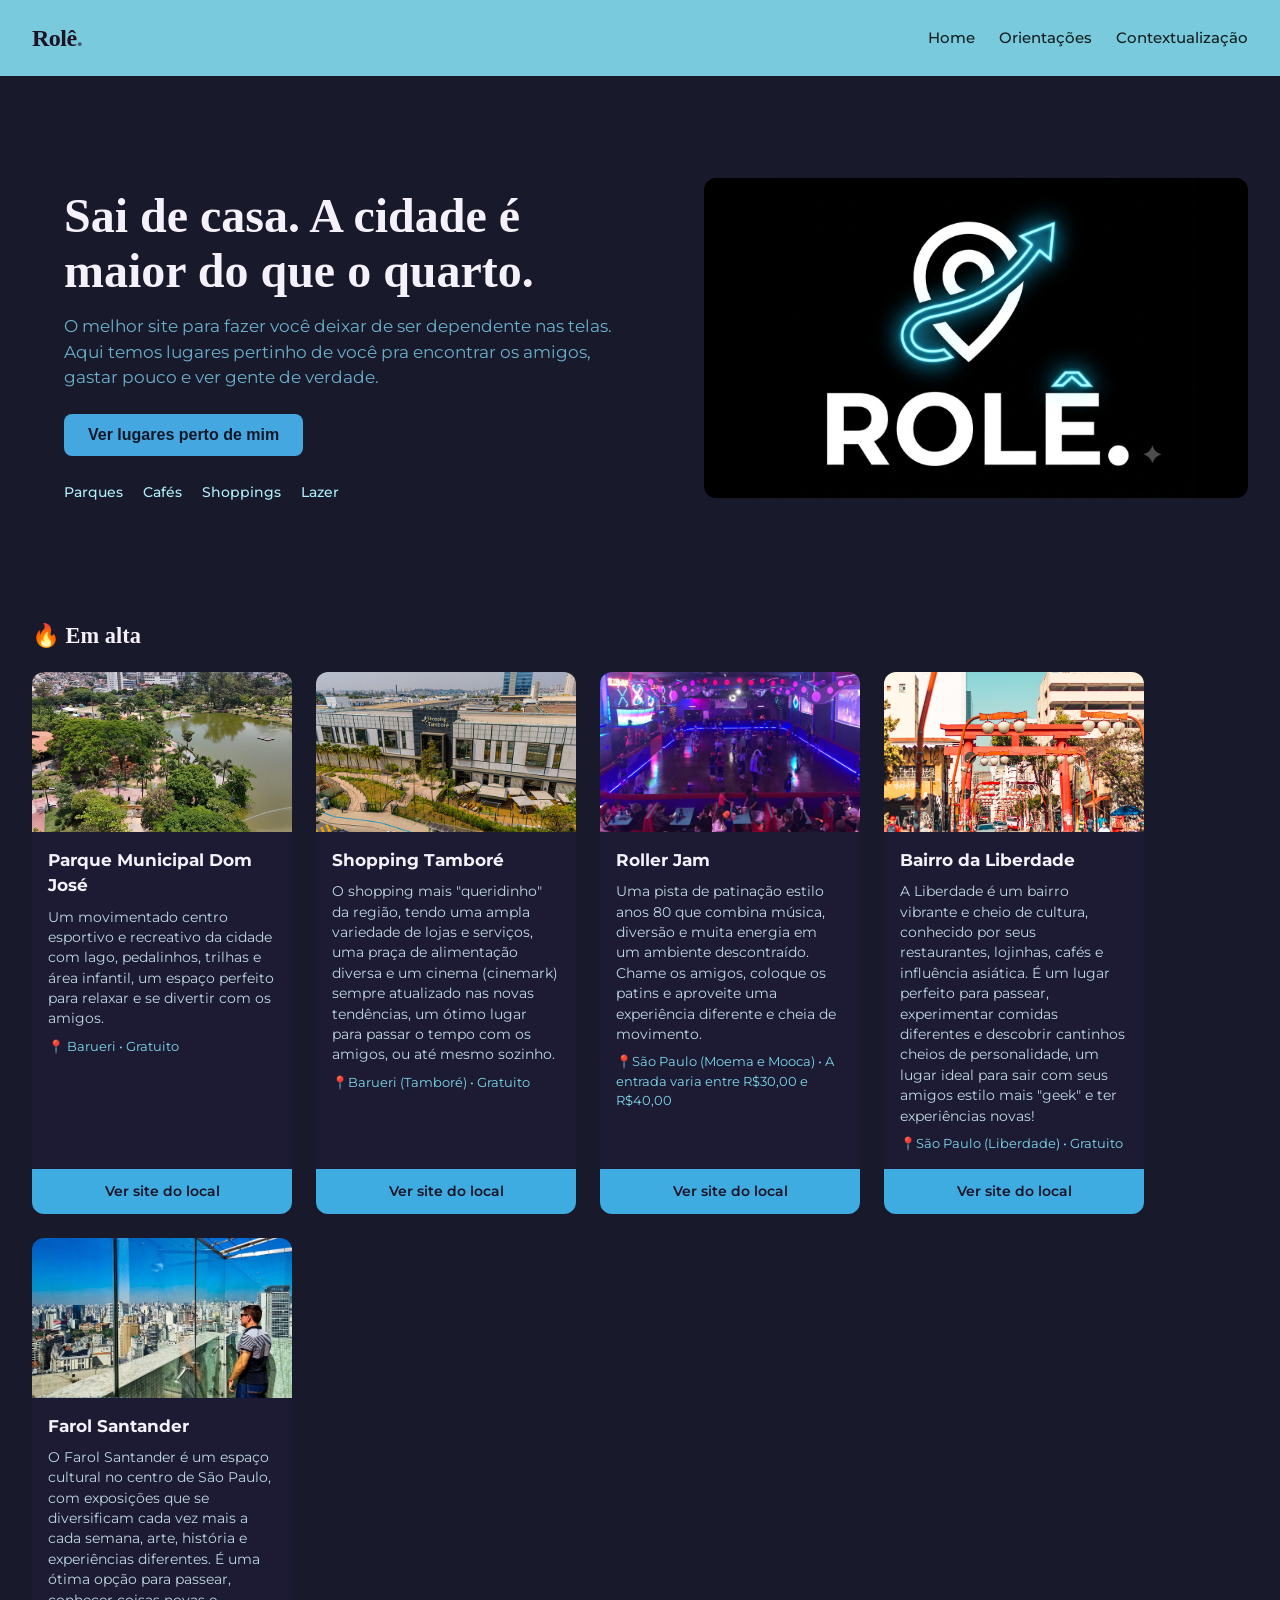
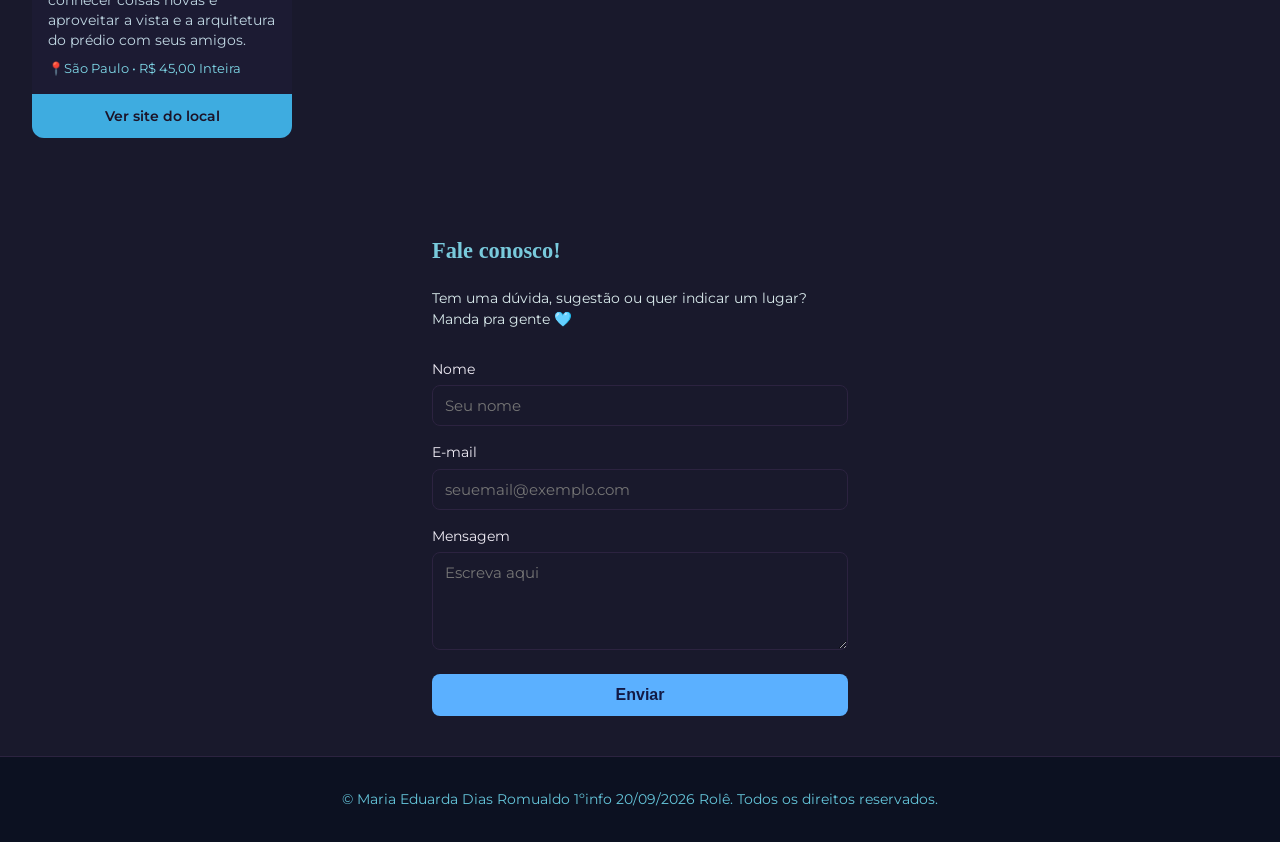
<file: projeto_IW/pag-inicial.html>
<!DOCTYPE html>
<html lang="pt-BR">
<head>
<meta charset="UTF-8">
<meta name="viewport" content="width=device-width, initial-scale=1.0">
<link rel="stylesheet" href="css/style.css">
<title>Rolê — lugares pra sair</title>
</head>
<body>

    <link rel="preconnect" href="https://fonts.googleapis.com">
<link rel="preconnect" href="https://fonts.gstatic.com" crossorigin>
<link href="https://fonts.googleapis.com/css2?family=Montserrat:ital,wght@0,100..900;1,100..900&display=swap" rel="stylesheet">

  <header>
    <div class="logo">Rolê<span>.</span></div>
    <nav>
      <ul>
        <li><a href="pag-inicial.html">Home</a></li>
        <li><a href="orientacoes.html">Orientações</a></li>
        <li><a href="contextualizacao.html">Contextualização</a></li>
      </ul>
    </nav>
  </header>

  <section class="duas-colunas">
  <div class="hero">
    <h1>Sai de casa. A cidade é maior do que o quarto.</h1>
    <p>O melhor site para fazer você deixar de ser dependente nas telas. Aqui temos lugares pertinho de você pra encontrar os amigos, gastar pouco e ver gente de verdade.</p>
    <button>Ver lugares perto de mim</button>

    <ul class="categorias">
      <li><a href="parques.html">Parques</a></li>
      <li><a href="cafe.html">Cafés</a></li>
      <li><a href="shoppings.html">Shoppings</a></li>
      <li><a href="lazer.html">Lazer</a></li>
    </ul>
  </div>
  <img src="img/logo.jpeg" alt="Logo do projeto" class="imagem-hero">
  </section>

   <section class="categoria-secao" id="emalta">
    <h2>🔥 Em alta</h2>
    <div class="gradeinicial">
   <article class="flex-lugar">
      <img src="img/domjose.jpg" alt="Parque Municipal Dom José" class="flex-imagem">
      <div class="flex-info">
        <h3>Parque Municipal Dom José</h3>
        <p>Um movimentado centro esportivo e recreativo da cidade com lago, pedalinhos, trilhas e área infantil, um espaço perfeito para relaxar e se divertir com os amigos.</p>
        <span class="flex-detalhe">📍 Barueri • Gratuito</span>
      </div>
      <a href="https://portal.barueri.sp.gov.br/cidadao/esporte-lazer/parques-municipais" target="_blank" class="flex-link">Ver site do local</a>
    
    </article>
     <article class="flex-lugar">
      
      <img src="img/tambore.jpg" alt="Shopping Tamboré" class="flex-imagem">
      <div class="flex-info">
        <h3>Shopping Tamboré</h3>
        <p>O shopping mais "queridinho" da região, tendo uma ampla variedade de lojas e serviços, uma praça de alimentação diversa e um cinema (cinemark) sempre atualizado nas novas tendências, um ótimo lugar para passar o tempo com os amigos, ou até mesmo sozinho.</p>
        <span class="flex-detalhe">📍Barueri (Tamboré) • Gratuito </span>
      </div>
      <a href="https://shoppingtambore.com.br" target="_blank" class="flex-link">Ver site do local</a>
    
    </article>
    <article class="flex-lugar">
      <img src="img/rollerjam.jpg" alt="Roller Jam" class="flex-imagem">
      <div class="flex-info">
        <h3>Roller Jam</h3>
        <p>Uma pista de patinação estilo anos 80 que combina música, diversão e muita energia em um ambiente descontraído. Chame os amigos, coloque os patins e aproveite uma experiência diferente e cheia de movimento.</p>
        <span class="flex-detalhe">📍São Paulo (Moema e Mooca) • A entrada varia entre R$30,00 e R$40,00 </span>
      </div>
      <a href="https://www.rollerjam.com.br" target="_blank" class="flex-link">Ver site do local</a>
    
    </article>
      <article class="flex-lugar">
      <img src="img/liberdade.jpg" alt="Bairro da Liberdade" class="flex-imagem">
      <div class="flex-info">
        <h3>Bairro da Liberdade</h3>
        <p>A Liberdade é um bairro vibrante e cheio de cultura, conhecido por seus restaurantes, lojinhas, cafés e influência asiática. É um lugar perfeito para passear, experimentar comidas diferentes e descobrir cantinhos cheios de personalidade, um lugar ideal para sair com seus amigos estilo mais "geek" e ter experiências novas!</p>
        <span class="flex-detalhe">📍São Paulo (Liberdade) • Gratuito </span>
      </div>
      <a href="https://www.tripadvisor.com.br/Attraction_Review-g303631-d317946-Reviews-Liberdade-Sao_Paulo_State_of_Sao_Paulo.html" target="_blank" class="flex-link">Ver site do local</a>
    
    </article>
       <article class="flex-lugar">
      <img src="img/farol.webp" alt="Farol Santander" class="flex-imagem">
      <div class="flex-info">
        <h3>Farol Santander</h3>
        <p>O Farol Santander é um espaço cultural no centro de São Paulo, com exposições que se diversificam cada vez mais a cada semana, arte, história e experiências diferentes. É uma ótima opção para passear, conhecer coisas novas e aproveitar a vista e a arquitetura do prédio com seus amigos.</p>
        <span class="flex-detalhe">📍São Paulo • R$ 45,00 Inteira </span>
      </div>
      <a href="https://www.farolsantander.com.br" target="_blank" class="flex-link">Ver site do local</a>
    
    </article>
  </div>
</section>

<section class="formulario">
  <h2>Fale conosco!</h2>
  <p>Tem uma dúvida, sugestão ou quer indicar um lugar? Manda pra gente 🩵</p>

  <div class="campo">
    <label for="nome">Nome</label>
    <input type="text" 
    id="nome" 
    name="nome" 
    placeholder="Seu nome">
  </div>

  <div class="campo">
    <label for="email">E-mail</label>
    <input type="email" 
    id="email" 
    name="email" 
    placeholder="seuemail@exemplo.com">
  </div>

  <div class="campo">
    <label for="mensagem">Mensagem</label>
    <textarea 
    id="mensagem" 
    name="mensagem" 
    rows="4" 
    placeholder="Escreva aqui"></textarea>
  </div>

  <button type="submit">Enviar</button>
</section>

    
<footer class="footer">
  <p>&copy; Maria Eduarda Dias Romualdo 1ºinfo 20/09/2026 Rolê. Todos os direitos reservados.</p>
</footer>



























</body>
</html>
</file>
<file: css/style.css>
* { box-sizing: border-box; }

body {
  margin: 0;
  background-color: #19192c;
  color: #f5f1fa;
  line-height: 1.5;
  font-family: 'Montserrat', sans-serif;
}

/* HEADER */
header {
  display: flex;
  justify-content: space-between;
  align-items: center;
  padding: 20px 32px;
  background-color: #79cadc;
  flex-wrap: wrap;
  gap: 12px;
}
.logo {
  font-family: Georgia, serif;
  font-size: 1.5rem;
  font-weight: 700;
  letter-spacing: -0.02em;
  color: #1c1327;
}
.logo span { color: #1c1327; opacity: 0.6; }
nav ul { display: flex; gap: 24px; list-style: none; margin: 0; padding: 0; }
nav a { color: #0f1e20; text-decoration: none; font-size: 0.95rem; font-weight: 500; }
nav a:hover { opacity: 0.7; }

/* HERO */
.hero { padding: 64px 32px 48px; max-width: 640px; }
.hero h1 { font-family: Georgia, serif; font-size: clamp(2rem, 5vw, 3rem); line-height: 1.15; margin: 0 0 16px; }
.hero p { color: #6bb0cb; font-size: 1.05rem; margin: 0 0 24px; }
.hero button {
  background-color: #45a7e0; color: #131727; border: none;
  padding: 12px 24px; border-radius: 8px; font-size: 1rem;
  font-weight: 600; cursor: pointer;
}

/* CATEGORIAS */
.categorias { display: flex; flex-wrap: wrap; gap: 20px; list-style: none; margin: 24px 0 0; padding: 0; }
.categorias a { color: #aeeff9; text-decoration: none; font-size: 0.9rem; font-weight: 500; }
.categorias a:hover { text-decoration: underline; }

/* FILTROS */
.filtros { display: flex; flex-wrap: wrap; gap: 10px; padding: 0 32px 40px; }
.filtros button {
  background-color: #1b1c33; border: 1px solid #171928; color: #f5f1fa;
  padding: 8px 16px; border-radius: 999px; font-size: 0.85rem; cursor: pointer;
}
.filtros button.ativo { background-color: #7fd8e8; color: #12232a; border-color: #7fd8e8; }


.categoria-secao { padding: 0 32px 56px; }
.categoria-secao h2 { font-family: Georgia, serif; font-size: 1.4rem; margin-bottom: 20px; }


.grade {
  display: flex;        
  flex-wrap: wrap;
  gap: 24px;
}

/* CARD */
.flex-lugar {
  display: flex;
  flex-direction: column;
  width: 260px;            
  border-radius: 12px;
  overflow: hidden;
  background-color: #1c1b33;
}
.flex-imagem { 
  width: 100%; 
  height: 160px; 
  object-fit: cover; 
  display: block; }

.flex-info { 
  display: flex; 
  flex-direction: column; 
  gap: 8px; 
  padding: 16px; 
  flex-grow: 1; }

.flex-info h3 { 
  margin: 0; 
  color: #f5f1fa; 
  font-size: 1.05rem; }

.flex-info p { 
  margin: 0;
  font-family: 'Montserrat', sans-serif;
  color: #c0d7e3; 
  font-size: 0.85rem; }

.flex-detalhe { 
  color: #7fd8e8; 
  font-size: 0.8rem; }

.flex-link {
  display: flex; 
  align-items: center; 
  justify-content: center;
  padding: 12px; 
  background-color: #3eace0; 
  color: #1c1327;
  text-decoration: none; 
  font-weight: 600; 
  font-size: 0.85rem;
}
.flex-link:hover { opacity: 0.85; }

/* FOOTER */
footer {
  display: flex; justify-content: center; padding: 24px;
  color: #a79bc4; font-size: 0.85rem; border-top: 1px solid #2c2340;
}

@media (max-width: 480px) {
  nav ul { gap: 14px; }
}


.formulario {
  max-width: 480px;
  margin: 0 auto;
  padding: 40px 32px;
  display: flex;              
  flex-direction: column;
  gap: 16px;
}
.formulario h2 { 
  font-family: Georgia, serif; 
  font-size: 1.4rem; 
  margin: 0 0 4px; 
  color: #79cadc
}
.formulario p { 
  color: #d9eaec; 
  font-size: 0.9rem;
  margin: 0 0 12px; 
  font-family: 'Montserrat', sans-serif; 
}

.campo {
  display: flex;        
  flex-direction: column;
  gap: 6px;
}
.campo label { 
  font-size: 0.85rem; 
  color: #efecf5; 
}
.campo input,
.campo textarea {
  background-color: #19192c;
  border: 1px solid #2c2340;
  border-radius: 8px;
  padding: 10px 12px;
  color: #f5f1fa;
  font-size: 0.95rem;
  font-family: 'Montserrat', sans-serif;
}
.campo input:focus,
.campo textarea:focus { 
  outline: none; 
  border-color: #2d92f1; }

.formulario button {
  background-color: #5bb0ff;
  color: #131a45;
  border: none;
  padding: 12px 20px;
  border-radius: 8px;
  font-size: 1rem;
  font-weight: 600;
  cursor: pointer;
  margin-top: 8px;
}
.formulario button:hover { opacity: 0.9; }

.duas-colunas {
  display: flex;           
  align-items: center;        
  gap: 32px;                     
  padding: 48px 32px;
}

.imagem-contextualizacao {
  width: 45%;              
  height: 320px;
  object-fit: contain;        
  border-radius: 12px;
  display: block;
   background-color: #000;
}

.coluna-texto {
  flex: 1;            
}

.coluna-texto h3 {
  font-family: Georgia, serif;
  font-size: 1.8rem;
  margin: 0 0 10px;
  color: #79cadc;
 
}
.coluna-texto p {
  color: #fcfbff;
  font-size: 1rem;
  line-height: 1.6;
  font-family: 'Montserrat', sans-serif;
}


.conteudo-contextualizacao h2{
  font-family: Georgia, serif;
  font-size: 1.8rem;
  color: #79cadc;
  margin: 0 0 12px;
  margin-top: 0px;
  padding-left: 32px;
  
}

.conteudo-contextualizacao p{
  color: #fcfbff;
  font-size: 1rem;
  line-height: 1.6;
  font-family: 'Montserrat', sans-serif;
  padding-left: 32px;
}

.conteudo-contextualizacao li {
  margin-top: 10px;
  margin-bottom: 8px;
}

.conteudo-contextualizacao h4 {
  font-family: Georgia, serif;
  font-size: 1.4rem;
  color: #79cadc;
  margin: 0 0 8px;
}

.paragrafo-final {
  color: #79cadc;
  font-size: 1rem;
  line-height: 1.6;
  font-family: 'Montserrat', sans-serif;
  padding-left: 32px;
}

.referencias {
  display: flex;
  flex-direction: column;
  gap: 12px;
}
.referencias a {
  display: block;
  background-color: #4db8e8;
  color: #12121f;
  padding: 14px 20px;
  border-radius: 10px;
  align-items: center;
  text-decoration: none;
  font-size: 0.95rem;
  margin-top: 20px;
}
.referencias a:hover {
  opacity: 0.85;
}

.secao-referencias h4 {
  font-family: Georgia, serif;
  font-size: 1.4rem;
  color: #79cadc;
  margin: 0 0 8px;
}

.conteudo-orientacoes h3{
  font-family: Georgia, serif;
  font-size: 1.8rem;
  margin: 0 0 10px;
  margin-top: 30px;
  color: #79cadc;
 
}

.conteudo-orientacoes p{
   color: #fcfbff;
  font-size: 1rem;
  line-height: 1.6;
  font-family: 'Montserrat', sans-serif;
  padding-left: 32px;
}

.conteudo-orientacoes h2{
  font-family: Georgia, serif;
  font-size: 1.8rem;
  color: #79cadc;
  margin: 0 0 12px;
  margin-top: 40px;
  padding-left: 32px;

}

.conteudo-orientacoes h4{
  font-family: Georgia, serif;
  font-size: 1.4rem;
  color: #79cadc;
  margin: 0 0 8px;
  margin-top: 20px;
}

.conteudo-orientacoes li {
  margin-top: 10px;
  margin-bottom: 8px;
}

.conteudo-orientacoes ul {
  padding-left: 32px;
  margin-top: 30px;
}

.emalta {
  display: flex;
  flex-direction: column;
}

.gradeinicial {
  display: flex;         
  flex-wrap: wrap;
  gap: 24px;
}

.imagem-hero {
  width: 45%;              
  height: 320px;
  object-fit: contain;        
  border-radius: 12px;
  display: block;
   background-color: #000;
}

.footer {
  display: flex;                 
  flex-direction: column;        
  align-items: center;             
  gap: 12px;
  padding: 32px;
  background-color: #0c1121;
  color: #65c5da;
  font-size: 0.85rem;
  border-top: 1px solid #2c2340;
}

.footer p {
  margin: 0;
}
</file>
<file: projeto_IW/css/style.css>
* { box-sizing: border-box; }

body {
  margin: 0;
  background-color: #19192c;
  color: #f5f1fa;
  line-height: 1.5;
  font-family: 'Montserrat', sans-serif;
}

/* HEADER */
header {
  display: flex;
  justify-content: space-between;
  align-items: center;
  padding: 20px 32px;
  background-color: #79cadc;
  flex-wrap: wrap;
  gap: 12px;
}
.logo {
  font-family: Georgia, serif;
  font-size: 1.5rem;
  font-weight: 700;
  letter-spacing: -0.02em;
  color: #1c1327;
}
.logo span { color: #1c1327; opacity: 0.6; }
nav ul { display: flex; gap: 24px; list-style: none; margin: 0; padding: 0; }
nav a { color: #0f1e20; text-decoration: none; font-size: 0.95rem; font-weight: 500; }
nav a:hover { opacity: 0.7; }

/* HERO */
.hero { padding: 64px 32px 48px; max-width: 640px; }
.hero h1 { font-family: Georgia, serif; font-size: clamp(2rem, 5vw, 3rem); line-height: 1.15; margin: 0 0 16px; }
.hero p { color: #6bb0cb; font-size: 1.05rem; margin: 0 0 24px; }
.hero button {
  background-color: #45a7e0; color: #131727; border: none;
  padding: 12px 24px; border-radius: 8px; font-size: 1rem;
  font-weight: 600; cursor: pointer;
}

/* CATEGORIAS */
.categorias { display: flex; flex-wrap: wrap; gap: 20px; list-style: none; margin: 24px 0 0; padding: 0; }
.categorias a { color: #aeeff9; text-decoration: none; font-size: 0.9rem; font-weight: 500; }
.categorias a:hover { text-decoration: underline; }

/* FILTROS */
.filtros { display: flex; flex-wrap: wrap; gap: 10px; padding: 0 32px 40px; }
.filtros button {
  background-color: #1b1c33; border: 1px solid #171928; color: #f5f1fa;
  padding: 8px 16px; border-radius: 999px; font-size: 0.85rem; cursor: pointer;
}
.filtros button.ativo { background-color: #7fd8e8; color: #12232a; border-color: #7fd8e8; }

/* SEÇÕES DE CATEGORIA */
.categoria-secao { padding: 0 32px 56px; }
.categoria-secao h2 { font-family: Georgia, serif; font-size: 1.4rem; margin-bottom: 20px; }

/* GRADE — aqui é onde os cards viram flex e ficam lado a lado */
.grade {
  display: flex;         /* ESSENCIAL: sem isso, os cards empilham */
  flex-wrap: wrap;
  gap: 24px;
}

/* CARD */
.flex-lugar {
  display: flex;
  flex-direction: column;
  width: 260px;            /* se o .grade for menor que isso, os cards quebram linha */
  border-radius: 12px;
  overflow: hidden;
  background-color: #1c1b33;
}
.flex-imagem { 
  width: 100%; 
  height: 160px; 
  object-fit: cover; 
  display: block; }

.flex-info { 
  display: flex; 
  flex-direction: column; 
  gap: 8px; 
  padding: 16px; 
  flex-grow: 1; }

.flex-info h3 { 
  margin: 0; 
  color: #f5f1fa; 
  font-size: 1.05rem; }

.flex-info p { 
  margin: 0;
  font-family: 'Montserrat', sans-serif;
  color: #c0d7e3; 
  font-size: 0.85rem; }

.flex-detalhe { 
  color: #7fd8e8; 
  font-size: 0.8rem; }

.flex-link {
  display: flex; 
  align-items: center; 
  justify-content: center;
  padding: 12px; 
  background-color: #3eace0; 
  color: #1c1327;
  text-decoration: none; 
  font-weight: 600; 
  font-size: 0.85rem;
}
.flex-link:hover { opacity: 0.85; }

/* FOOTER */
footer {
  display: flex; justify-content: center; padding: 24px;
  color: #a79bc4; font-size: 0.85rem; border-top: 1px solid #2c2340;
}

@media (max-width: 480px) {
  nav ul { gap: 14px; }
}


.formulario {
  max-width: 480px;
  margin: 0 auto;
  padding: 40px 32px;
  display: flex;              
  flex-direction: column;
  gap: 16px;
}
.formulario h2 { 
  font-family: Georgia, serif; 
  font-size: 1.4rem; 
  margin: 0 0 4px; 
  color: #79cadc
}
.formulario p { 
  color: #d9eaec; 
  font-size: 0.9rem;
  margin: 0 0 12px; 
  font-family: 'Montserrat', sans-serif; 
}

.campo {
  display: flex;        
  flex-direction: column;
  gap: 6px;
}
.campo label { 
  font-size: 0.85rem; 
  color: #efecf5; 
}
.campo input,
.campo textarea {
  background-color: #19192c;
  border: 1px solid #2c2340;
  border-radius: 8px;
  padding: 10px 12px;
  color: #f5f1fa;
  font-size: 0.95rem;
  font-family: 'Montserrat', sans-serif;
}
.campo input:focus,
.campo textarea:focus { 
  outline: none; 
  border-color: #2d92f1; }

.formulario button {
  background-color: #5bb0ff;
  color: #131a45;
  border: none;
  padding: 12px 20px;
  border-radius: 8px;
  font-size: 1rem;
  font-weight: 600;
  cursor: pointer;
  margin-top: 8px;
}
.formulario button:hover { opacity: 0.9; }

.duas-colunas {
  display: flex;              /* coloca imagem e texto lado a lado */
  align-items: center;         /* alinha os dois verticalmente no centro */
  gap: 32px;                     /* espaço entre a imagem e o texto */
  padding: 48px 32px;
}

.imagem-contextualizacao {
  width: 45%;              /* a imagem ocupa quase metade da largura */
  height: 320px;
  object-fit: contain;         /* preenche o espaço sem distorcer */
  border-radius: 12px;
  display: block;
   background-color: #000;
}

.coluna-texto {
  flex: 1;             /* o texto ocupa o espaço restante */
}

.coluna-texto h3 {
  font-family: Georgia, serif;
  font-size: 1.8rem;
  margin: 0 0 10px;
  color: #79cadc;
 
}
.coluna-texto p {
  color: #fcfbff;
  font-size: 1rem;
  line-height: 1.6;
  font-family: 'Montserrat', sans-serif;
}


.conteudo-contextualizacao h2{
  font-family: Georgia, serif;
  font-size: 1.8rem;
  color: #79cadc;
  margin: 0 0 12px;
  margin-top: 0px;
  padding-left: 32px;
  
}

.conteudo-contextualizacao p{
  color: #fcfbff;
  font-size: 1rem;
  line-height: 1.6;
  font-family: 'Montserrat', sans-serif;
  padding-left: 32px;
}

.conteudo-contextualizacao li {
  margin-top: 10px;
  margin-bottom: 8px;
}

.conteudo-contextualizacao h4 {
  font-family: Georgia, serif;
  font-size: 1.4rem;
  color: #79cadc;
  margin: 0 0 8px;
}

.paragrafo-final {
  color: #79cadc;
  font-size: 1rem;
  line-height: 1.6;
  font-family: 'Montserrat', sans-serif;
  padding-left: 32px;
}

.referencias {
  display: flex;
  flex-direction: column;
  gap: 12px;
}
.referencias a {
  display: block;
  background-color: #4db8e8;
  color: #12121f;
  padding: 14px 20px;
  border-radius: 10px;
  align-items: center;
  text-decoration: none;
  font-size: 0.95rem;
  margin-top: 20px;
}
.referencias a:hover {
  opacity: 0.85;
}

.secao-referencias h4 {
  font-family: Georgia, serif;
  font-size: 1.4rem;
  color: #79cadc;
  margin: 0 0 8px;
}

.conteudo-orientacoes h3{
  font-family: Georgia, serif;
  font-size: 1.8rem;
  margin: 0 0 10px;
  margin-top: 30px;
  color: #79cadc;
 
}

.conteudo-orientacoes p{
   color: #fcfbff;
  font-size: 1rem;
  line-height: 1.6;
  font-family: 'Montserrat', sans-serif;
  padding-left: 32px;
}

.conteudo-orientacoes h2{
  font-family: Georgia, serif;
  font-size: 1.8rem;
  color: #79cadc;
  margin: 0 0 12px;
  margin-top: 40px;
  padding-left: 32px;

}

.conteudo-orientacoes h4{
  font-family: Georgia, serif;
  font-size: 1.4rem;
  color: #79cadc;
  margin: 0 0 8px;
  margin-top: 20px;
}

.conteudo-orientacoes li {
  margin-top: 10px;
  margin-bottom: 8px;
}

.conteudo-orientacoes ul {
  padding-left: 32px;
  margin-top: 30px;
}

.emalta {
  display: flex;
  flex-direction: column;
}

.gradeinicial {
  display: flex;         /* ESSENCIAL: sem isso, os cards empilham */
  flex-wrap: wrap;
  gap: 24px;
}

.imagem-hero {
  width: 45%;              /* a imagem ocupa quase metade da largura */
  height: 320px;
  object-fit: contain;         /* preenche o espaço sem distorcer */
  border-radius: 12px;
  display: block;
   background-color: #000;
}

.footer {
  display: flex;                 /* organiza o conteúdo do footer */
  flex-direction: column;         /* empilha texto em cima, links embaixo */
  align-items: center;              /* centraliza tudo horizontalmente */
  gap: 12px;
  padding: 32px;
  background-color: #0c1121;
  color: #65c5da;
  font-size: 0.85rem;
  border-top: 1px solid #2c2340;
}

.footer p {
  margin: 0;
}
</file>
